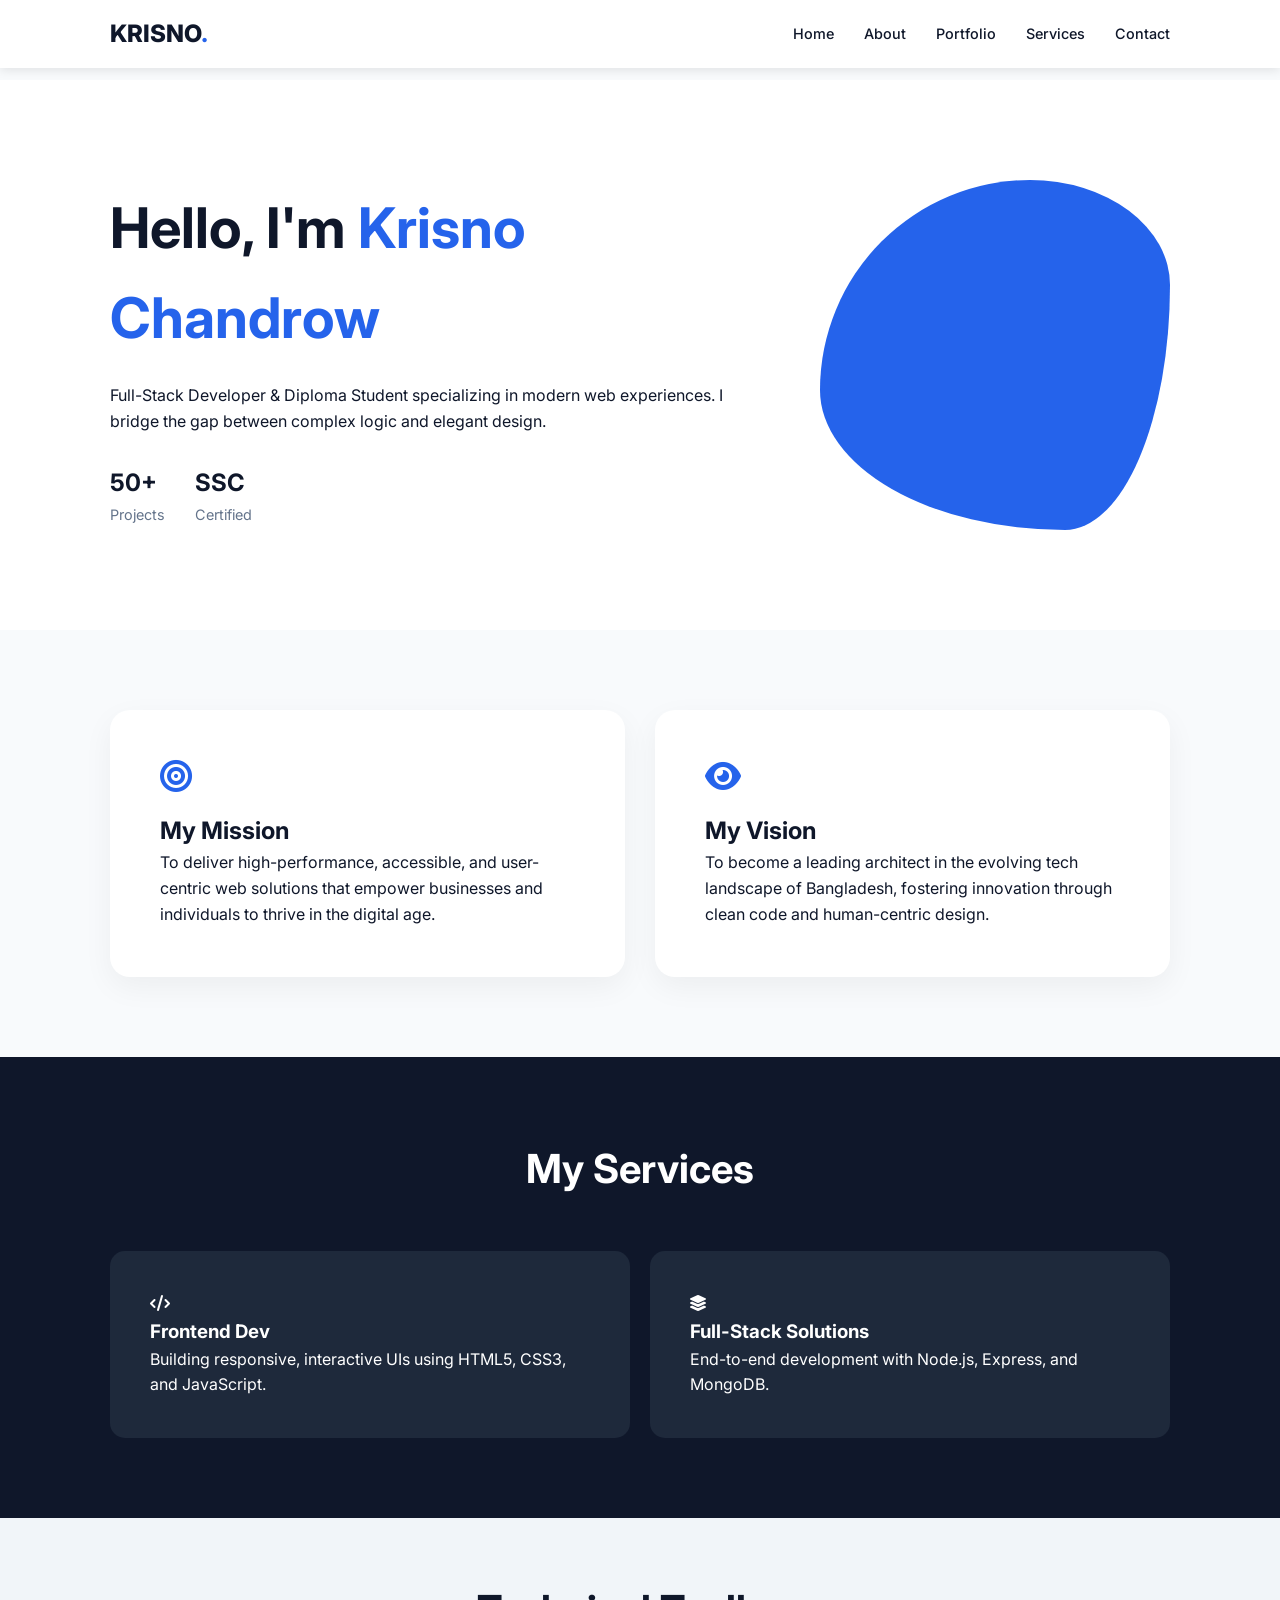
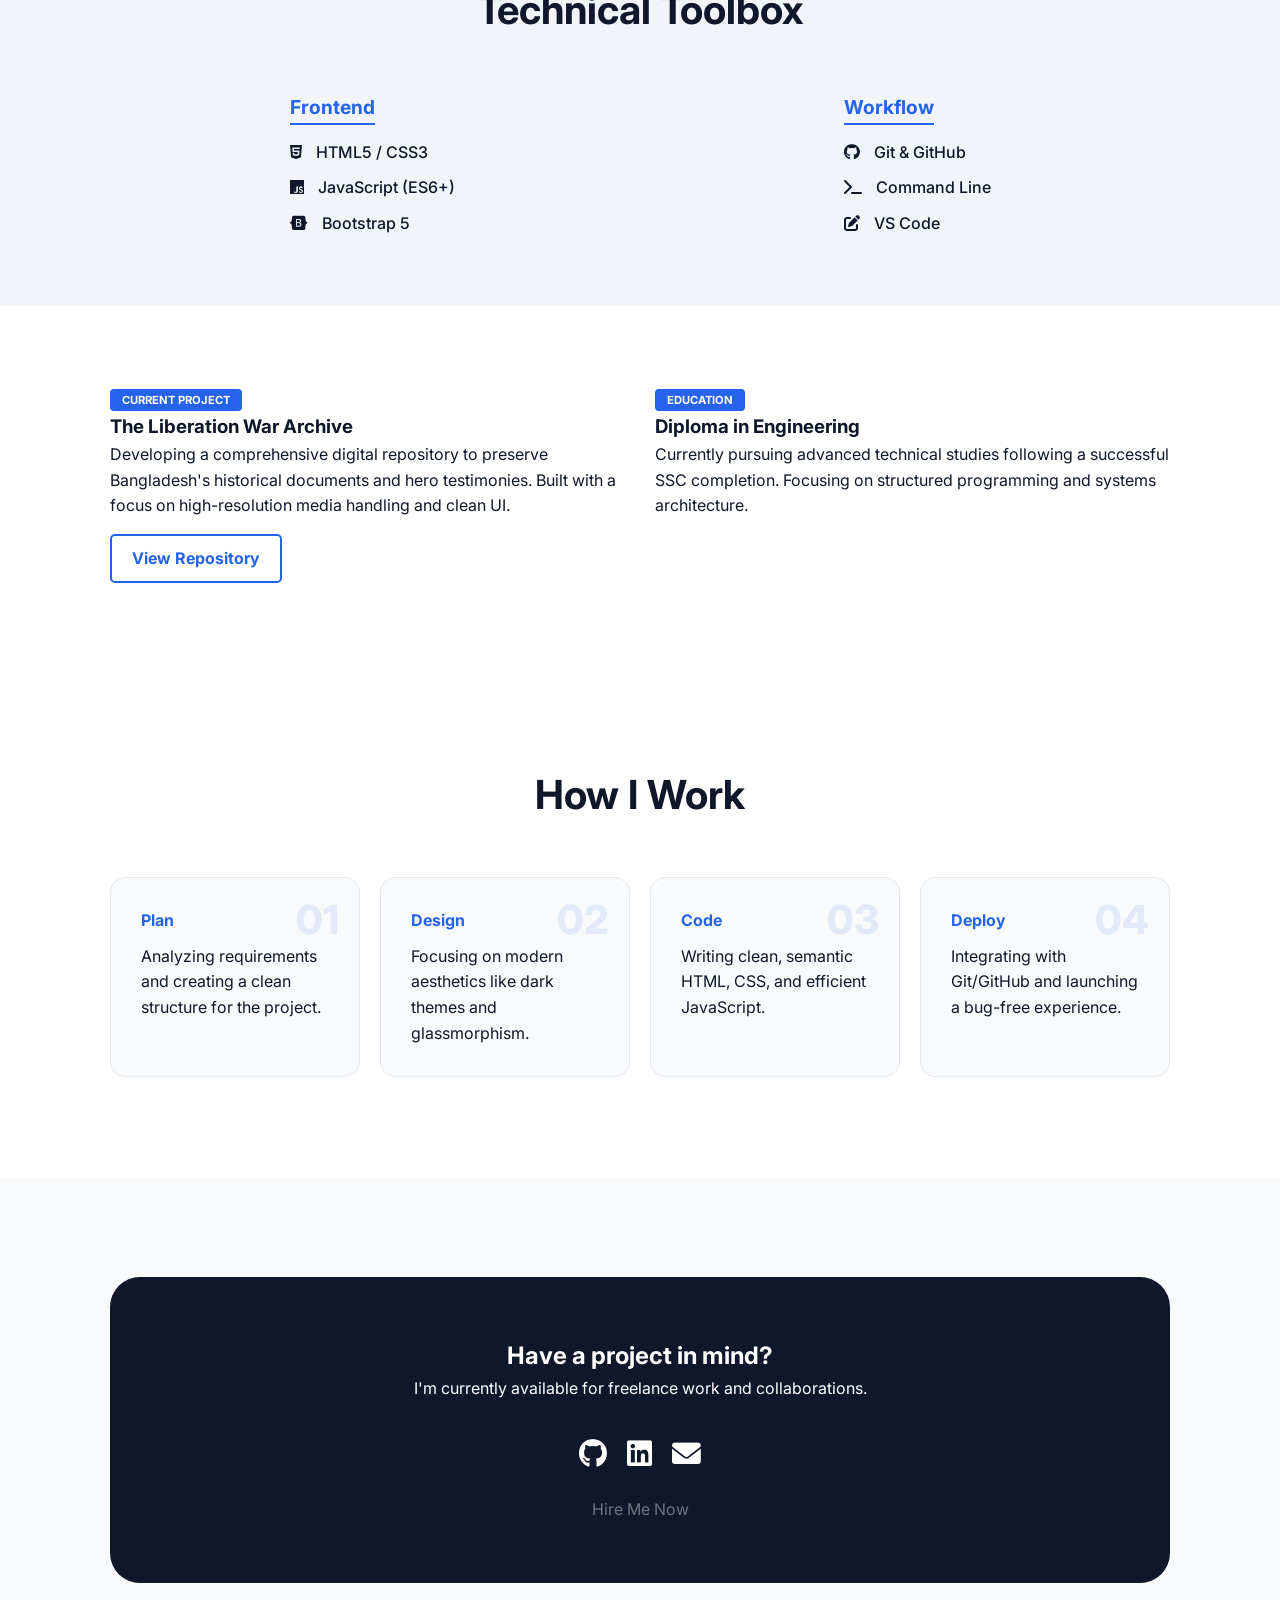
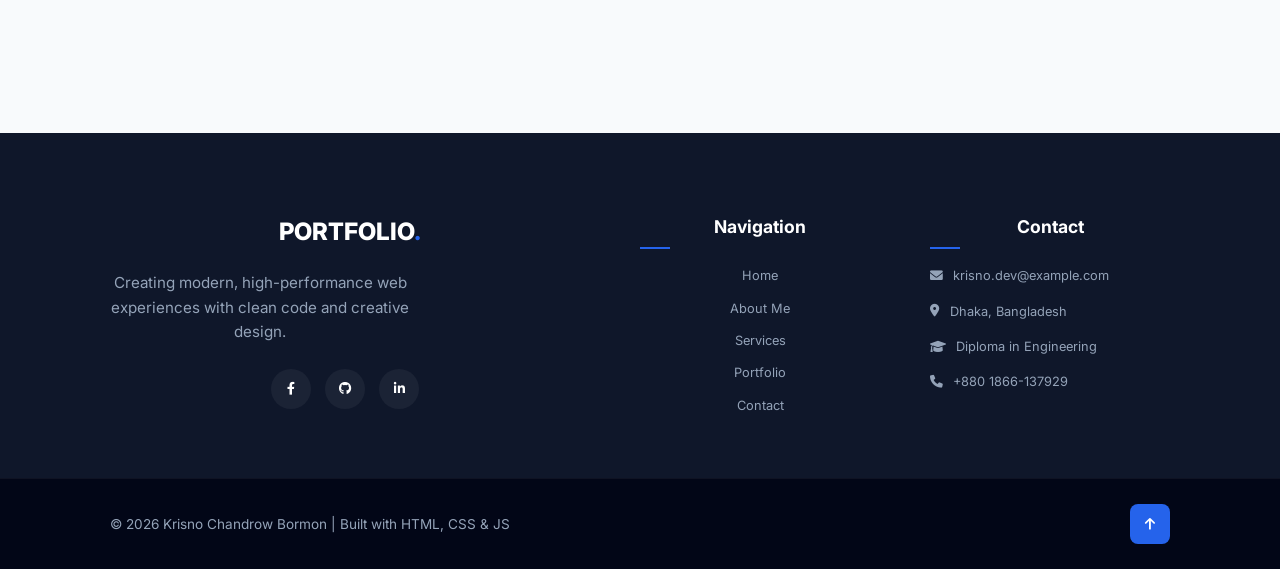
<file: Portfolio project (Jakir sir)/JOB-02/index.html>
<!DOCTYPE html>
<html lang="en">

<head>
    <meta charset="UTF-8">
    <meta name="viewport" content="width=device-width, initial-scale=1.0">
    <title>Home | Portfolio</title>
    <meta name="title" content="Krisno Chandrow | Full-Stack Developer Portfolio">
    <meta name="description"
        content="Professional portfolio of Krisno Chandrow Bormon, a Full-Stack Developer specializing in modern web solutions, HTML5, CSS3, and JavaScript.">
    <meta name="keywords"
        content="Full-Stack Developer, Web Design Bangladesh, Krisno Chandrow, Portfolio, HTML CSS JavaScript, Diploma Engineer">

    <meta property="og:type" content="website">
    <meta property="og:url" content="https://yourdomain.com/">
    <meta property="og:title" content="Krisno Chandrow | Full-Stack Developer">
    <meta property="og:description" content="Showcasing 50+ successful web projects and professional digital services.">
    <meta property="og:image" content="images/meta-thumbnail.jpg">

    <meta name="robots" content="index, follow">
    <meta name="viewport" content="width=device-width, initial-scale=1.0">
    <link href="https://fonts.googleapis.com/css2?family=Inter:wght@300;400;600;800&display=swap" rel="stylesheet">
    <link href="https://cdnjs.cloudflare.com/ajax/libs/font-awesome/6.0.0/css/all.min.css" rel="stylesheet">
    <link rel="stylesheet" href="CSS/style.css">
</head>

<body>
    <header>
        <nav class="navbar">
            <div class="container">
                <a href="index.html">
                    <div class="logo">KRISNO<span>.</span></div>
                </a>
                <ul class="nav-links">
                    <li><a href="index.html">Home</a></li>
                    <li><a href="about.html">About</a></li>
                    <li><a href="portfolio.html">Portfolio</a></li>
                    <li><a href="services.html">Services</a></li>
                    <li><a href="contact.html">Contact</a></li>
                </ul>
            </div>
        </nav>
    </header>




    <section class="hero" id="about">
        <div class="container hero-flex">
            <div class="hero-text reveal">
                <h1>Hello, I'm <span>Krisno Chandrow</span></h1>
                <p>Full-Stack Developer & Diploma Student specializing in modern web experiences. I bridge the gap
                    between complex logic and elegant design.</p>
                <div class="bio-stats">
                    <div class="stat"><strong>50+</strong> Projects</div>
                    <div class="stat"><strong>SSC</strong> Certified</div>
                </div>
            </div>
            <div class="hero-image reveal">
                <div class="profile-blob "></div>
            </div>
        </div>
    </section>

    <section class="mission-vision" id="mission">
        <div class="container grid-two">
            <div class="box mission reveal">
                <i class="fas fa-bullseye"></i>
                <h2>My Mission</h2>
                <p>To deliver high-performance, accessible, and user-centric web solutions that empower businesses and
                    individuals to thrive in the digital age.</p>
            </div>
            <div class="box vision reveal">
                <i class="fas fa-eye"></i>
                <h2>My Vision</h2>
                <p>To become a leading architect in the evolving tech landscape of Bangladesh, fostering innovation
                    through clean code and human-centric design.</p>
            </div>
        </div>
    </section>

    <section class="services" id="services">
        <div class="container">
            <h2 class="section-heading">My Services</h2>
            <div class="service-grid">
                <div class="s-card reveal">
                    <i class="fas fa-code"></i>
                    <h3>Frontend Dev</h3>
                    <p>Building responsive, interactive UIs using HTML5, CSS3, and JavaScript.</p>
                </div>
                <div class="s-card reveal">
                    <i class="fas fa-layer-group"></i>
                    <h3>Full-Stack Solutions</h3>
                    <p>End-to-end development with Node.js, Express, and MongoDB.</p>
                </div>
            </div>
        </div>
    </section>

    <section class="tech-stack" id="skills">
        <div class="container">
            <h2 class="section-heading">Technical Toolbox</h2>
            <div class="skills-wrapper reveal">
                <div class="skill-category">
                    <h4>Frontend</h4>
                    <ul>
                        <li><i class="fab fa-html5"></i> HTML5 / CSS3</li>
                        <li><i class="fab fa-js"></i> JavaScript (ES6+)</li>
                        <li><i class="fab fa-bootstrap"></i> Bootstrap 5</li>
                    </ul>
                </div>
                <div class="skill-category">
                    <h4>Workflow</h4>
                    <ul>
                        <li><i class="fab fa-github"></i> Git & GitHub</li>
                        <li><i class="fas fa-terminal"></i> Command Line</li>
                        <li><i class="fas fa-edit"></i> VS Code</li>
                    </ul>
                </div>
            </div>
        </div>
    </section>

    <section class="current-focus" id="projects">
        <div class="container">
            <div class="focus-grid grid-two">
                <div class="focus-text reveal">
                    <span class="tag">Current Project</span>
                    <h3>The Liberation War Archive</h3>
                    <p>Developing a comprehensive digital repository to preserve Bangladesh's historical documents and
                        hero testimonies. Built with a focus on high-resolution media handling and clean UI.</p>
                    <a href="#" class="btn-outline">View Repository</a>
                </div>
                <div class="focus-text reveal">
                    <span class="tag">Education</span>
                    <h3>Diploma in Engineering</h3>
                    <p>Currently pursuing advanced technical studies following a successful SSC completion. Focusing on
                        structured programming and systems architecture.</p>
                </div>
            </div>
        </div>
    </section>

    <section class="process" id="process">
        <div class="container">
            <h2 class="section-heading">How I Work</h2>
            <div class="process-steps">
                <div class="step reveal">
                    <div class="step-number">01</div>
                    <h4>Plan</h4>
                    <p>Analyzing requirements and creating a clean structure for the project.</p>
                </div>
                <div class="step reveal">
                    <div class="step-number">02</div>
                    <h4>Design</h4>
                    <p>Focusing on modern aesthetics like dark themes and glassmorphism.</p>
                </div>
                <div class="step reveal">
                    <div class="step-number">03</div>
                    <h4>Code</h4>
                    <p>Writing clean, semantic HTML, CSS, and efficient JavaScript.</p>
                </div>
                <div class="step reveal">
                    <div class="step-number">04</div>
                    <h4>Deploy</h4>
                    <p>Integrating with Git/GitHub and launching a bug-free experience.</p>
                </div>
            </div>
        </div>
    </section>

    <section class="connect" id="connect">
        <div class="container text-center">
            <div class="connect-box reveal">
                <h2>Have a project in mind?</h2>
                <p>I'm currently available for freelance work and collaborations.</p>
                <div class="social-links">
                    <a href="https://github.com" target="_blank"><i class="fab fa-github"></i></a>
                    <a href="https://linkedin.com" target="_blank"><i class="fab fa-linkedin"></i></a>
                    <a href="mailto:your-email@example.com"><i class="fas fa-envelope"></i></a>
                </div>
                <a href="mailto:your-email@example.com" class="btn-secondary" id="hireMe"
                    style="text-decoration: none; display: inline-block; margin-top: 20px;">Hire Me Now</a>
            </div>
        </div>
    </section>


    <footer class="main-footer">
        <div class="container footer-grid">
            <div class="footer-brand reveal">
                <div class="logo">PORTFOLIO<span>.</span></div>
                <p>Creating modern, high-performance web experiences with clean code and creative design.</p>
                <div class="social-icons">
                    <a href="#" id="facebook-link"><i class="fab fa-facebook-f"></i></a>
                    <a href="#" id="github-link"><i class="fab fa-github"></i></a>
                    <a href="#" id="linkedin-link"><i class="fab fa-linkedin-in"></i></a>
                </div>
            </div>

            <div class="footer-links reveal">
                <h4>Navigation</h4>
                <ul>
                    <li><a href="index.html">Home</a></li>
                    <li><a href="about.html">About Me</a></li>
                    <li><a href="services.html">Services</a></li>
                    <li><a href="portfolio.html">Portfolio</a></li>
                    <li><a href="contact.html">Contact</a></li>
                </ul>
            </div>

            <div class="footer-contact reveal">
                <h4>Contact</h4>
                <p><i class="fas fa-envelope"></i> krisno.dev@example.com</p>
                <p><i class="fas fa-map-marker-alt"></i> Dhaka, Bangladesh</p>
                <p><i class="fas fa-graduation-cap"></i> Diploma in Engineering</p>
                <p><i class="fas fa-phone"></i> +880 1866-137929</p>
            </div>
        </div>

        <div class="footer-bottom">
            <div class="container">
                <p>&copy; 2026 Krisno Chandrow Bormon | Built with HTML, CSS & JS</p>
                <button id="backToTop" title="Go to top"><i class="fas fa-arrow-up"></i></button>
            </div>
        </div>
    </footer>

    <script src="JS/bootstrap.bundle.min.js"></script>
    <script src="JS/script.js"></script>
</body>

</html>
</file>
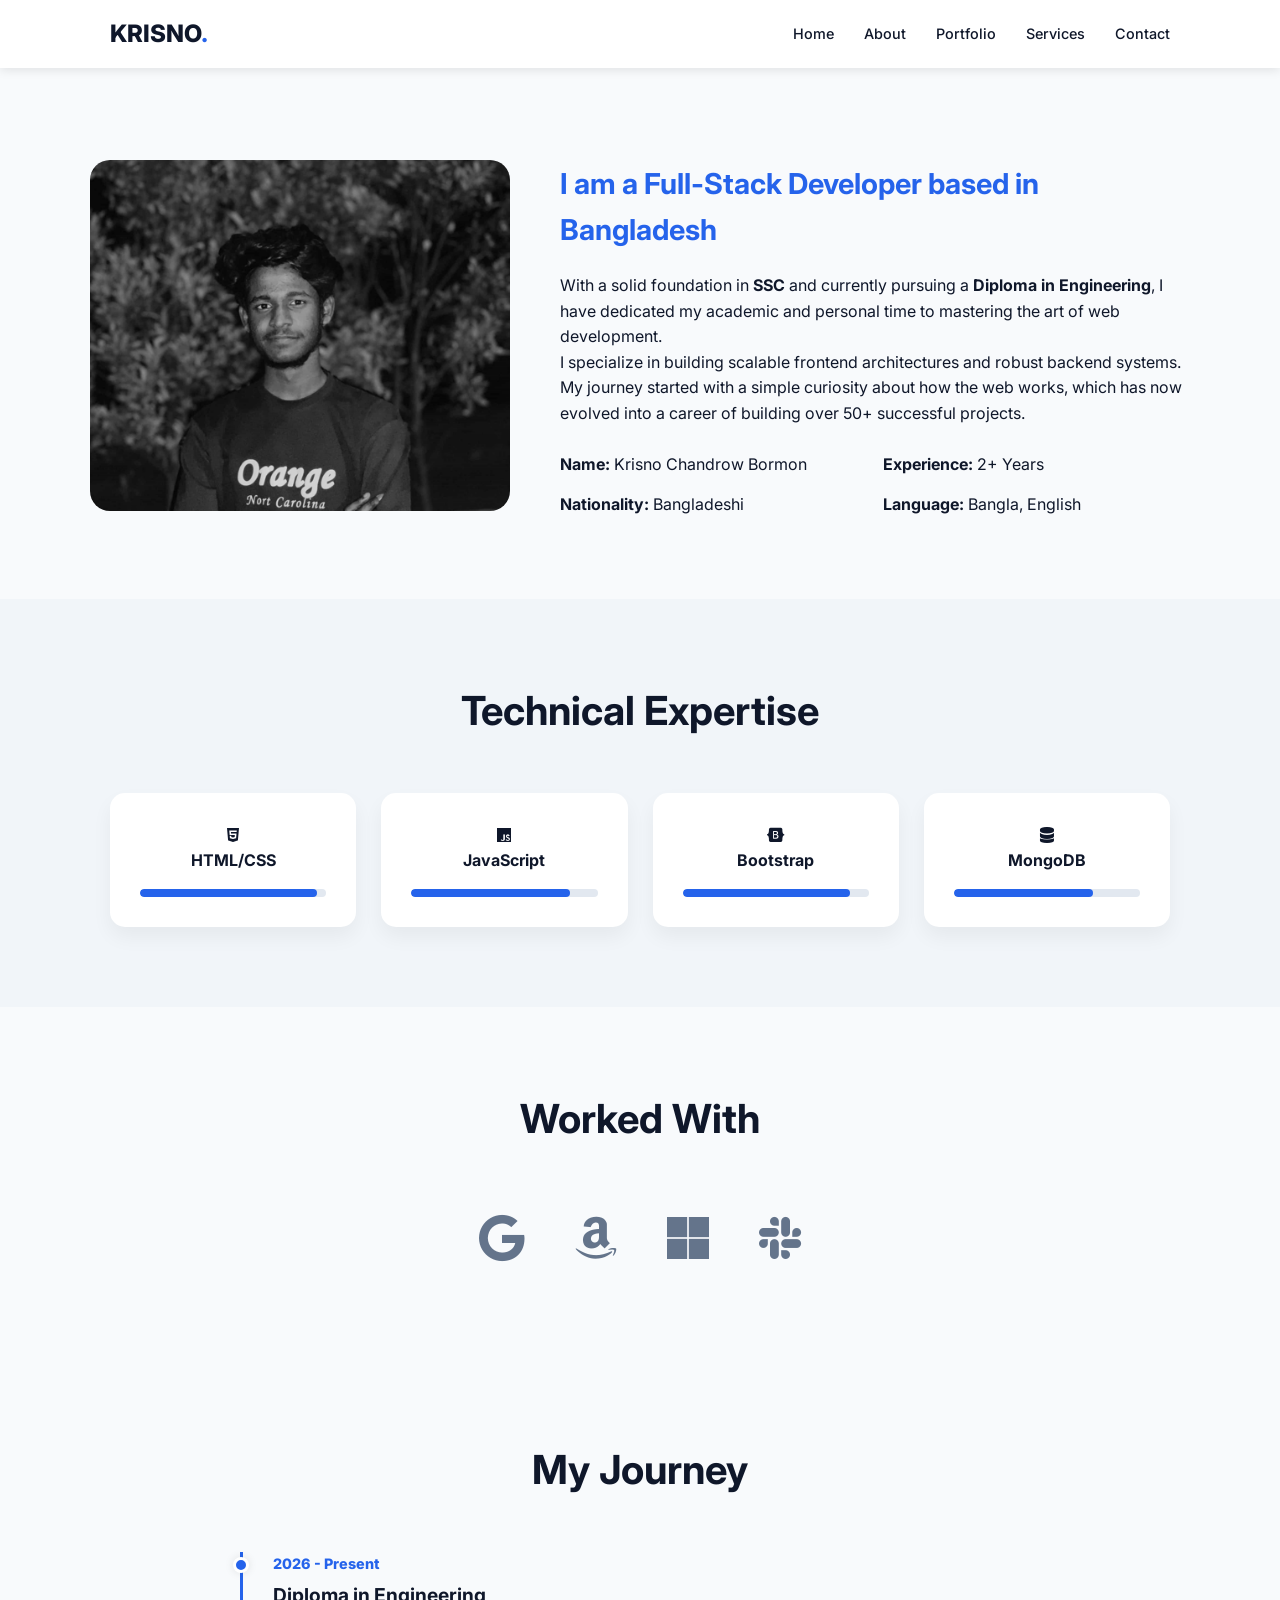
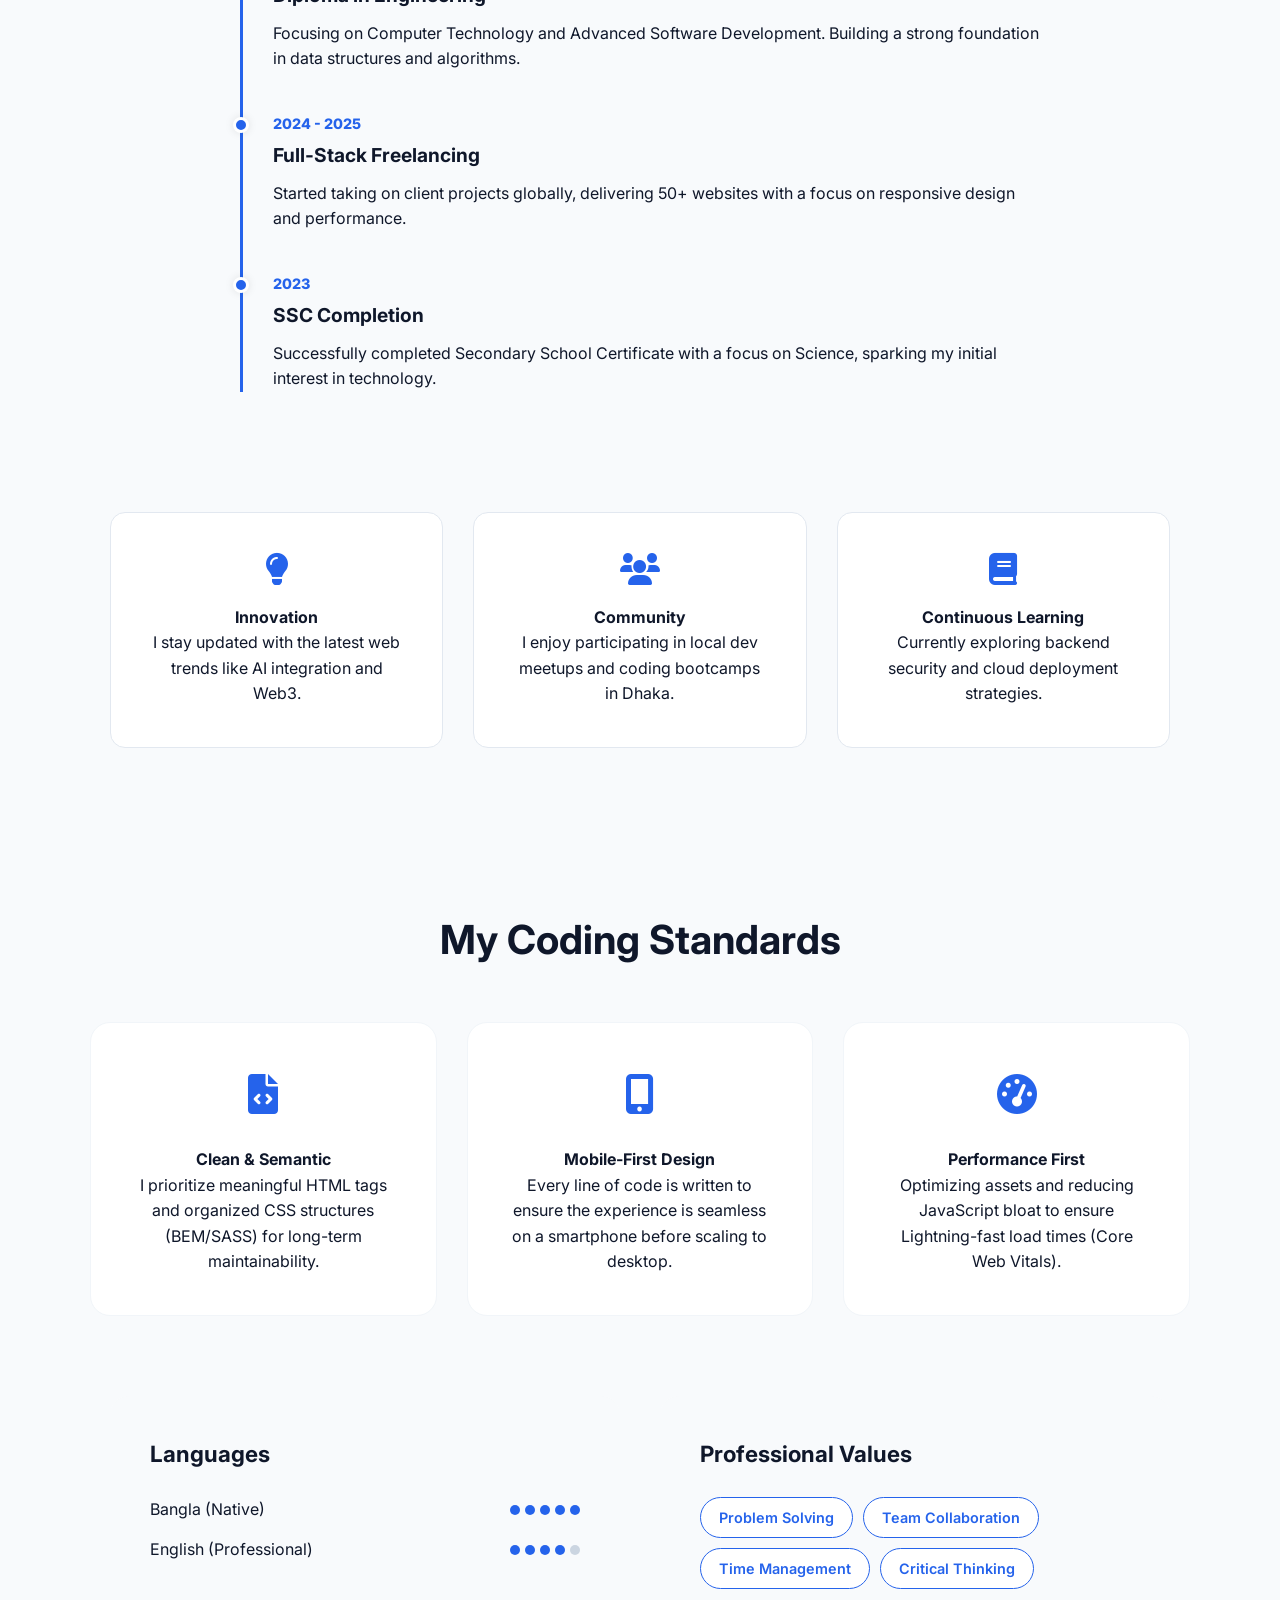
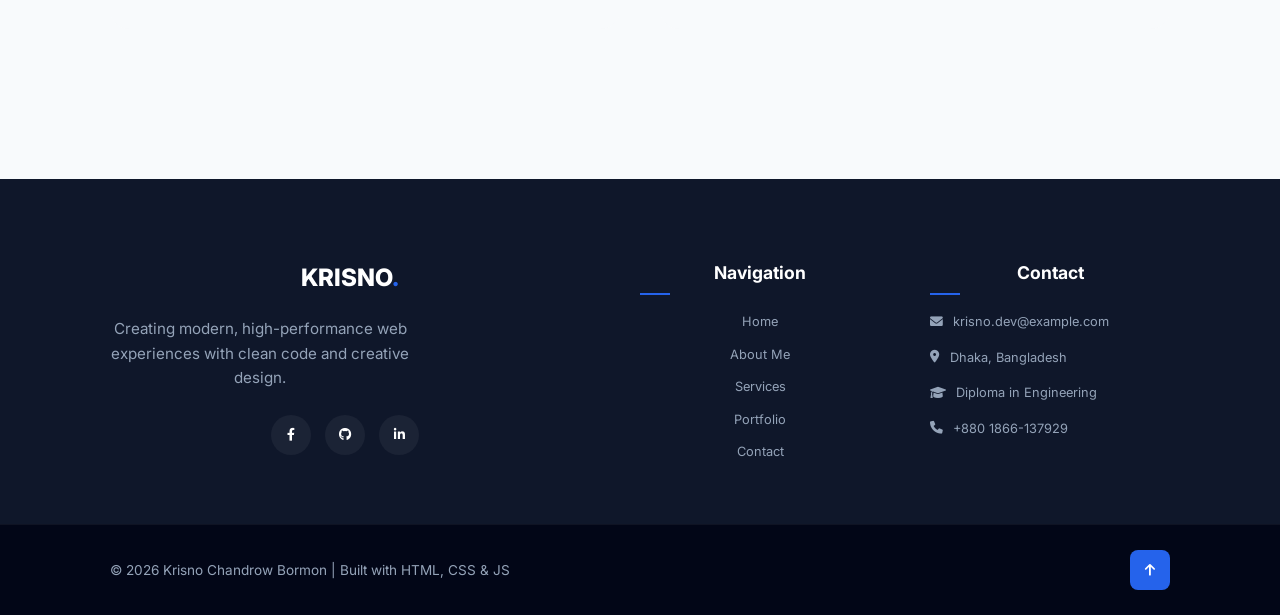
<file: Portfolio project (Jakir sir)/JOB-02/about.html>
<!DOCTYPE html>
<html lang="en">

<head>
    <meta charset="UTF-8">
    <meta name="viewport" content="width=device-width, initial-scale=1.0">
    <title>About | Portfolio</title>
    <meta name="title" content="Krisno Chandrow | Full-Stack Developer Portfolio">
    <meta name="description"
        content="Professional portfolio of Krisno Chandrow Bormon, a Full-Stack Developer specializing in modern web solutions, HTML5, CSS3, and JavaScript.">
    <meta name="keywords"
        content="Full-Stack Developer, Web Design Bangladesh, Krisno Chandrow, Portfolio, HTML CSS JavaScript, Diploma Engineer">

    <meta property="og:type" content="website">
    <meta property="og:url" content="https://yourdomain.com/">
    <meta property="og:title" content="Krisno Chandrow | Full-Stack Developer">
    <meta property="og:description" content="Showcasing 50+ successful web projects and professional digital services.">
    <meta property="og:image" content="images/meta-thumbnail.jpg">

    <meta name="robots" content="index, follow">
    <meta name="viewport" content="width=device-width, initial-scale=1.0">
    <link href="https://fonts.googleapis.com/css2?family=Inter:wght@300;400;600;800&display=swap" rel="stylesheet">
    <link href="https://cdnjs.cloudflare.com/ajax/libs/font-awesome/6.0.0/css/all.min.css" rel="stylesheet">
    <link rel="stylesheet" href="CSS/style.css">
</head>

<body>
    <header>
        <nav class="navbar">
            <div class="container">
                <a href="index.html">
                    <div class="logo">KRISNO<span>.</span></div>
                </a>
                <ul class="nav-links">
                    <li><a href="index.html">Home</a></li>
                    <li><a href="about.html">About</a></li>
                    <li><a href="portfolio.html">Portfolio</a></li>
                    <li><a href="services.html">Services</a></li>
                    <li><a href="contact.html">Contact</a></li>
                </ul>
            </div>
        </nav>
    </header>


    <section class="biography container">
        <div class="bio-grid">
            <div class="bio-img reveal">
                <div class="img-frame">
                    <img src="images/Myimage.png" alt="Krisno Chandrow">
                </div>
            </div>
            <div class="bio-content reveal">
                <h3>I am a Full-Stack Developer based in Bangladesh</h3>
                <p>With a solid foundation in <strong>SSC</strong> and currently pursuing a <strong>Diploma in
                        Engineering</strong>, I have dedicated my academic and personal time to mastering the art of web
                    development.</p>
                <p>I specialize in building scalable frontend architectures and robust backend systems. My journey
                    started with a simple curiosity about how the web works, which has now evolved into a career of
                    building over 50+ successful projects.</p>
                <div class="personal-info">
                    <ul>
                        <li><strong>Name:</strong> Krisno Chandrow Bormon</li>
                        <li><strong>Experience:</strong> 2+ Years</li>
                        <li><strong>Nationality:</strong> Bangladeshi</li>
                        <li><strong>Language:</strong> Bangla, English</li>
                    </ul>
                </div>
            </div>
        </div>
    </section>

    <section class="skills-info">
        <div class="container">
            <h2 class="section-heading reveal">Technical Expertise</h2>
            <div class="skills-grid">
                <div class="skill-card reveal">
                    <div class="skill-icon"><i class="fab fa-html5"></i></div>
                    <h4>HTML/CSS</h4>
                    <div class="progress-bar">
                        <div class="progress" style="width: 95%;"></div>
                    </div>
                </div>
                <div class="skill-card reveal">
                    <div class="skill-icon"><i class="fab fa-js"></i></div>
                    <h4>JavaScript</h4>
                    <div class="progress-bar">
                        <div class="progress" style="width: 85%;"></div>
                    </div>
                </div>
                <div class="skill-card reveal">
                    <div class="skill-icon"><i class="fab fa-bootstrap"></i></div>
                    <h4>Bootstrap</h4>
                    <div class="progress-bar">
                        <div class="progress" style="width: 90%;"></div>
                    </div>
                </div>
                <div class="skill-card reveal">
                    <div class="fas fa-database"></div>
                    <h4>MongoDB</h4>
                    <div class="progress-bar">
                        <div class="progress" style="width: 75%;"></div>
                    </div>
                </div>
            </div>
        </div>
    </section>

    <section class="clients container">
        <h2 class="section-heading reveal">Worked With</h2>
        <div class="client-logos reveal">
            <div class="client-box" id="client-box-google"><i class="fab fa-google"></i></div>
            <div class="client-box"><i class="fab fa-amazon"></i></div>
            <div class="client-box"><i class="fab fa-microsoft"></i></div>
            <div class="client-box"><i class="fab fa-slack"></i></div>
        </div>
    </section>
    <section class="timeline-section container">
        <h2 class="section-heading reveal">My Journey</h2>
        <div class="timeline">
            <div class="timeline-item reveal">
                <div class="timeline-dot"></div>
                <div class="timeline-date">2026 - Present</div>
                <div class="timeline-content">
                    <h4>Diploma in Engineering</h4>
                    <p>Focusing on Computer Technology and Advanced Software Development. Building a strong foundation
                        in data structures and algorithms.</p>
                </div>
            </div>
            <div class="timeline-item reveal">
                <div class="timeline-dot"></div>
                <div class="timeline-date">2024 - 2025</div>
                <div class="timeline-content">
                    <h4>Full-Stack Freelancing</h4>
                    <p>Started taking on client projects globally, delivering 50+ websites with a focus on responsive
                        design and performance.</p>
                </div>
            </div>
            <div class="timeline-item reveal">
                <div class="timeline-dot"></div>
                <div class="timeline-date">2023</div>
                <div class="timeline-content">
                    <h4>SSC Completion</h4>
                    <p>Successfully completed Secondary School Certificate with a focus on Science, sparking my initial
                        interest in technology.</p>
                </div>
            </div>
        </div>
    </section>

    <section class="interests container">
        <div class="interests-grid reveal">
            <div class="interest-card">
                <i class="fas fa-lightbulb"></i>
                <h4>Innovation</h4>
                <p>I stay updated with the latest web trends like AI integration and Web3.</p>
            </div>
            <div class="interest-card">
                <i class="fas fa-users"></i>
                <h4>Community</h4>
                <p>I enjoy participating in local dev meetups and coding bootcamps in Dhaka.</p>
            </div>
            <div class="interest-card">
                <i class="fas fa-book"></i>
                <h4>Continuous Learning</h4>
                <p>Currently exploring backend security and cloud deployment strategies.</p>
            </div>
        </div>
    </section>
    <section class="methodology container">
        <h2 class="section-heading reveal">My Coding Standards</h2>
        <div class="method-grid">
            <div class="method-item reveal">
                <div class="method-icon"><i class="fas fa-file-code"></i></div>
                <h4>Clean & Semantic</h4>
                <p>I prioritize meaningful HTML tags and organized CSS structures (BEM/SASS) for long-term
                    maintainability.</p>
            </div>
            <div class="method-item reveal">
                <div class="method-icon"><i class="fas fa-mobile-alt"></i></div>
                <h4>Mobile-First Design</h4>
                <p>Every line of code is written to ensure the experience is seamless on a smartphone before scaling to
                    desktop.</p>
            </div>
            <div class="method-item reveal">
                <div class="method-icon"><i class="fas fa-tachometer-alt"></i></div>
                <h4>Performance First</h4>
                <p>Optimizing assets and reducing JavaScript bloat to ensure Lightning-fast load times (Core Web
                    Vitals).</p>
            </div>
        </div>
    </section>

    <section class="additional-info container">
        <div class="info-flex">
            <div class="info-card reveal">
                <h3>Languages</h3>
                <div class="lang-item">
                    <span>Bangla (Native)</span>
                    <div class="dot-rating"><span class="fill"></span><span class="fill"></span><span
                            class="fill"></span><span class="fill"></span><span class="fill"></span></div>
                </div>
                <div class="lang-item">
                    <span>English (Professional)</span>
                    <div class="dot-rating"><span class="fill"></span><span class="fill"></span><span
                            class="fill"></span><span class="fill"></span><span></span></div>
                </div>
            </div>

            <div class="info-card reveal">
                <h3>Professional Values</h3>
                <div class="value-tags">
                    <span class="v-tag">Problem Solving</span>
                    <span class="v-tag">Team Collaboration</span>
                    <span class="v-tag">Time Management</span>
                    <span class="v-tag">Critical Thinking</span>
                </div>
            </div>
        </div>
    </section>


    <footer class="main-footer">
        <div class="container footer-grid">
            <div class="footer-brand reveal">
                <div class="logo">KRISNO<span>.</span></div>
                <p>Creating modern, high-performance web experiences with clean code and creative design.</p>
                <div class="social-icons">
                    <a href="#" id="facebook-link"><i class="fab fa-facebook-f"></i></a>
                    <a href="#" id="github-link"><i class="fab fa-github"></i></a>
                    <a href="#" id="linkedin-link"><i class="fab fa-linkedin-in"></i></a>
                </div>
            </div>

            <div class="footer-links reveal">
                <h4>Navigation</h4>
                <ul>
                    <li><a href="index.html">Home</a></li>
                    <li><a href="about.html">About Me</a></li>
                    <li><a href="services.html">Services</a></li>
                    <li><a href="portfolio.html">Portfolio</a></li>
                    <li><a href="contact.html">Contact</a></li>
                </ul>
            </div>

            <div class="footer-contact reveal">
                <h4>Contact</h4>
                <p><i class="fas fa-envelope"></i> krisno.dev@example.com</p>
                <p><i class="fas fa-map-marker-alt"></i> Dhaka, Bangladesh</p>
                <p><i class="fas fa-graduation-cap"></i> Diploma in Engineering</p>
                <p><i class="fas fa-phone"></i> +880 1866-137929</p>
            </div>
        </div>

        <div class="footer-bottom">
            <div class="container">
                <p>&copy; 2026 Krisno Chandrow Bormon | Built with HTML, CSS & JS</p>
                <button id="backToTop" title="Go to top"><i class="fas fa-arrow-up"></i></button>
            </div>
        </div>
    </footer>

    <script src="JS/bootstrap.bundle.min.js"></script>
    <script src="JS/script.js"></script>
</body>

</html>
</file>
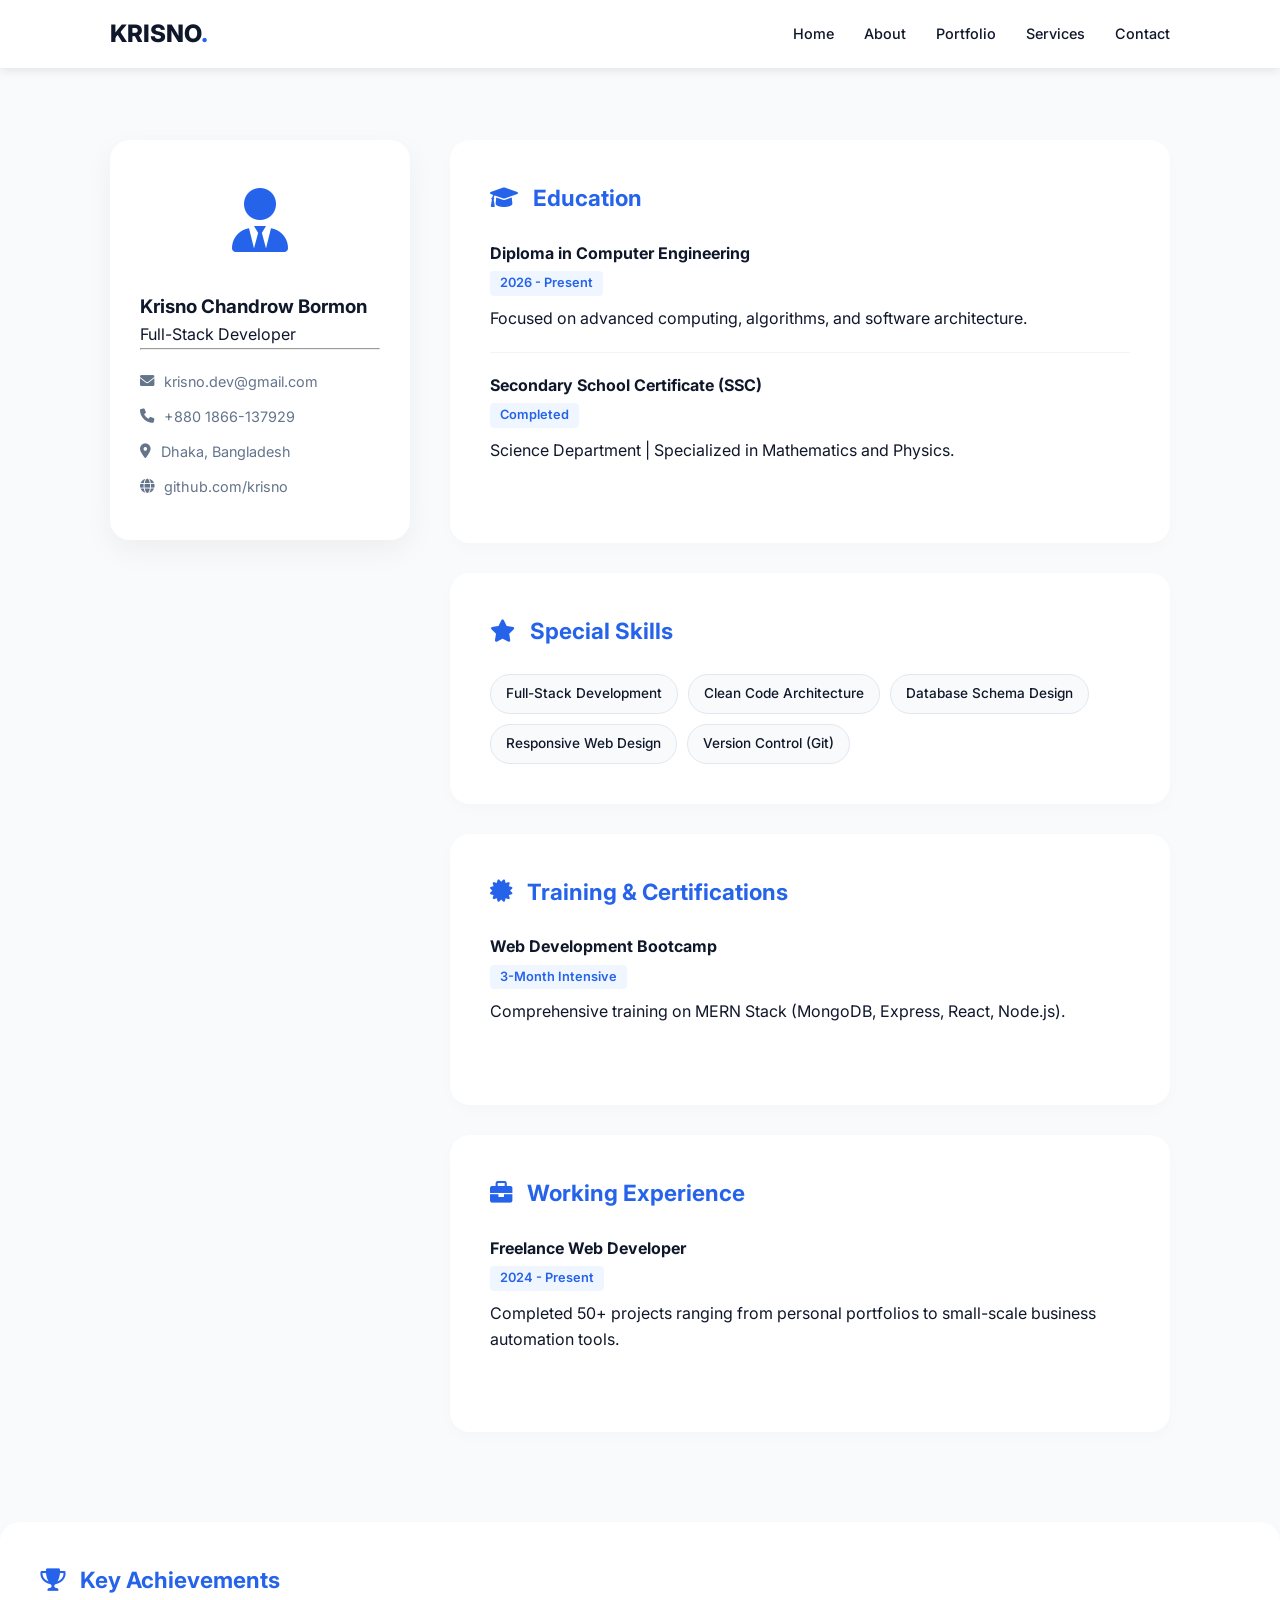
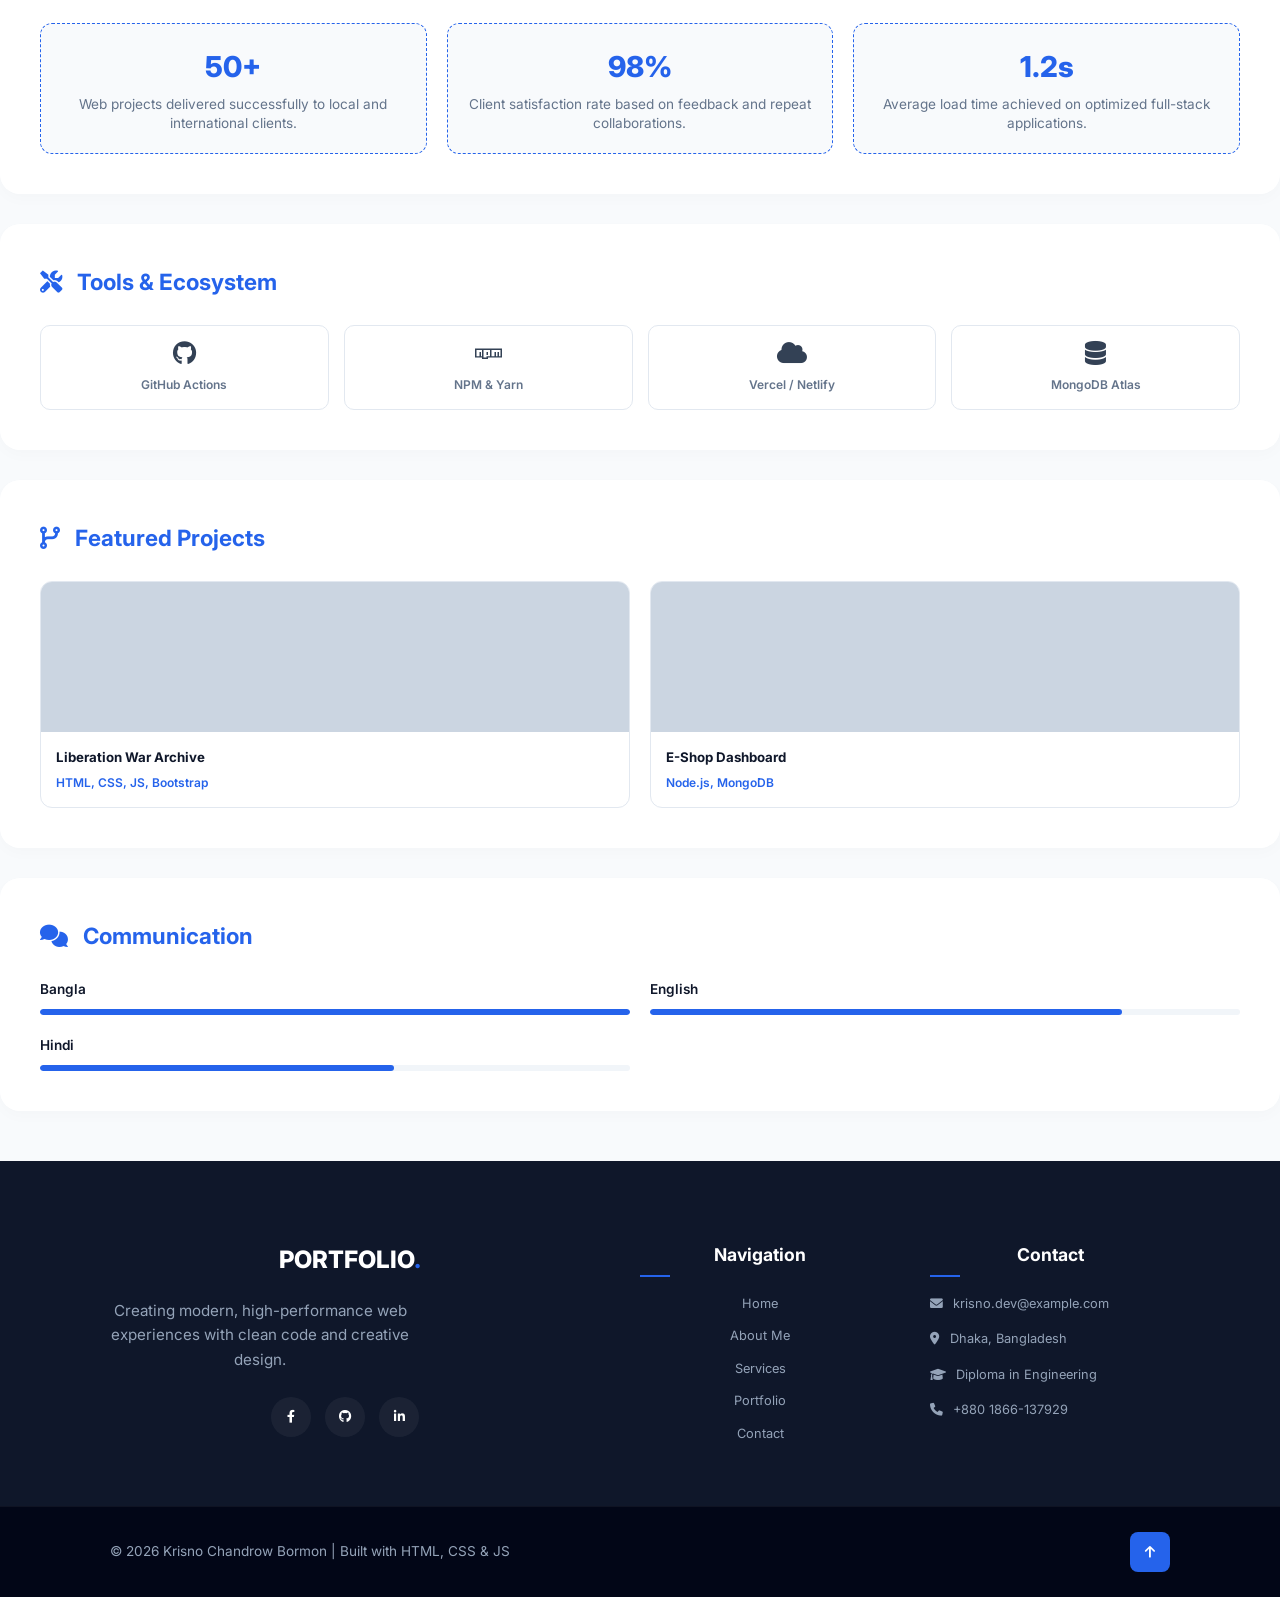
<file: Portfolio project (Jakir sir)/JOB-02/portfolio.html>
<!DOCTYPE html>
<html lang="en">

<head>
    <meta charset="UTF-8">
    <meta name="viewport" content="width=device-width, initial-scale=1.0">
    <title>Portfolio | Portfolio</title>
    <meta name="title" content="Krisno Chandrow | Full-Stack Developer Portfolio">
    <meta name="description"
        content="Professional portfolio of Krisno Chandrow Bormon, a Full-Stack Developer specializing in modern web solutions, HTML5, CSS3, and JavaScript.">
    <meta name="keywords"
        content="Full-Stack Developer, Web Design Bangladesh, Krisno Chandrow, Portfolio, HTML CSS JavaScript, Diploma Engineer">

    <meta property="og:type" content="website">
    <meta property="og:url" content="https://yourdomain.com/">
    <meta property="og:title" content="Krisno Chandrow | Full-Stack Developer">
    <meta property="og:description" content="Showcasing 50+ successful web projects and professional digital services.">
    <meta property="og:image" content="images/meta-thumbnail.jpg">

    <meta name="robots" content="index, follow">
    <meta name="viewport" content="width=device-width, initial-scale=1.0">
    <link href="https://fonts.googleapis.com/css2?family=Inter:wght@300;400;600;800&display=swap" rel="stylesheet">
    <link href="https://cdnjs.cloudflare.com/ajax/libs/font-awesome/6.0.0/css/all.min.css" rel="stylesheet">
    <link rel="stylesheet" href="CSS/style.css">
</head>

<body>
    <header class="mt-fixed">
        <nav class="navbar">
            <div class="container">
                <a href="index.html">
                    <div class="logo">KRISNO<span>.</span></div>
                </a>
                <ul class="nav-links">
                    <li><a href="index.html">Home</a></li>
                    <li><a href="about.html">About</a></li>
                    <li><a href="portfolio.html">Portfolio</a></li>
                    <li><a href="services.html">Services</a></li>
                    <li><a href="contact.html">Contact</a></li>
                </ul>
            </div>
        </nav>
    </header>


    <main class="container portfolio-main">

        <aside class="personal-sidebar reveal">
            <div class="profile-card">
                <div class="profile-img"><i class="fas fa-user-tie"></i></div>
                <h3>Krisno Chandrow Bormon</h3>
                <p>Full-Stack Developer</p>
                <hr>
                <ul class="info-list">
                    <li><i class="fas fa-envelope"></i> krisno.dev@gmail.com</li>
                    <li><i class="fas fa-phone"></i> +880 1866-137929</li>
                    <li><i class="fas fa-map-marker-alt"></i> Dhaka, Bangladesh</li>
                    <li><i class="fas fa-globe"></i> github.com/krisno</li>
                </ul>
            </div>
        </aside>

        <div class="portfolio-content">

            <section class="p-section reveal">
                <h3 class="p-title"><i class="fas fa-graduation-cap"></i> Education</h3>
                <div class="p-item">
                    <h4>Diploma in Computer Engineering</h4>
                    <span class="p-date">2026 - Present</span>
                    <p>Focused on advanced computing, algorithms, and software architecture.</p>
                </div>
                <div class="p-item">
                    <h4>Secondary School Certificate (SSC)</h4>
                    <span class="p-date">Completed</span>
                    <p>Science Department | Specialized in Mathematics and Physics.</p>
                </div>
            </section>

            <section class="p-section reveal">
                <h3 class="p-title"><i class="fas fa-star"></i> Special Skills</h3>
                <div class="skills-flex">
                    <span class="skill-pill">Full-Stack Development</span>
                    <span class="skill-pill">Clean Code Architecture</span>
                    <span class="skill-pill">Database Schema Design</span>
                    <span class="skill-pill">Responsive Web Design</span>
                    <span class="skill-pill">Version Control (Git)</span>
                </div>
            </section>

            <section class="p-section reveal">
                <h3 class="p-title"><i class="fas fa-certificate"></i> Training & Certifications</h3>
                <div class="p-item">
                    <h4>Web Development Bootcamp</h4>
                    <span class="p-date">3-Month Intensive</span>
                    <p>Comprehensive training on MERN Stack (MongoDB, Express, React, Node.js).</p>
                </div>
            </section>

            <section class="p-section reveal">
                <h3 class="p-title"><i class="fas fa-briefcase"></i> Working Experience</h3>
                <div class="p-item">
                    <h4>Freelance Web Developer</h4>
                    <span class="p-date">2024 - Present</span>
                    <p>Completed 50+ projects ranging from personal portfolios to small-scale business automation tools.
                    </p>
                </div>
            </section>

        </div>
    </main>
    <section class="p-section reveal">
        <h3 class="p-title"><i class="fas fa-trophy"></i> Key Achievements</h3>
        <div class="achievement-grid">
            <div class="achieve-item">
                <span class="achieve-num">50+</span>
                <p>Web projects delivered successfully to local and international clients.</p>
            </div>
            <div class="achieve-item">
                <span class="achieve-num">98%</span>
                <p>Client satisfaction rate based on feedback and repeat collaborations.</p>
            </div>
            <div class="achieve-item">
                <span class="achieve-num">1.2s</span>
                <p>Average load time achieved on optimized full-stack applications.</p>
            </div>
        </div>
    </section>

    <section class="p-section reveal">
        <h3 class="p-title"><i class="fas fa-tools"></i> Tools & Ecosystem</h3>
        <div class="tools-grid">
            <div class="tool-item">
                <i class="fab fa-github"></i>
                <span>GitHub Actions</span>
            </div>
            <div class="tool-item">
                <i class="fab fa-npm"></i>
                <span>NPM & Yarn</span>
            </div>
            <div class="tool-item">
                <i class="fas fa-cloud"></i>
                <span>Vercel / Netlify</span>
            </div>
            <div class="tool-item">
                <i class="fas fa-database"></i>
                <span>MongoDB Atlas</span>
            </div>
        </div>
    </section>
    <section class="p-section reveal">
        <h3 class="p-title"><i class="fas fa-code-branch"></i> Featured Projects</h3>
        <div class="project-gallery">
            <div class="project-mini-card">
                <div class="project-thumb">
                    <div class="thumb-overlay">
                        <a href="#"><i class="fas fa-external-link-alt"></i></a>
                    </div>
                </div>
                <div class="project-info">
                    <h5>Liberation War Archive</h5>
                    <p>HTML, CSS, JS, Bootstrap</p>
                </div>
            </div>
            <div class="project-mini-card">
                <div class="project-thumb"
                    style="background-image: url('https://via.placeholder.com/300x180?text=E-Commerce');">
                    <div class="thumb-overlay">
                        <a href="#"><i class="fas fa-external-link-alt"></i></a>
                    </div>
                </div>
                <div class="project-info">
                    <h5>E-Shop Dashboard</h5>
                    <p>Node.js, MongoDB</p>
                </div>
            </div>
        </div>
    </section>

    <section class="p-section reveal">
        <h3 class="p-title"><i class="fas fa-comments"></i> Communication</h3>
        <div class="lang-grid">
            <div class="lang-box">
                <span>Bangla</span>
                <div class="progress-line">
                    <div class="fill" style="width: 100%;"></div>
                </div>
            </div>
            <div class="lang-box">
                <span>English</span>
                <div class="progress-line">
                    <div class="fill" style="width: 80%;"></div>
                </div>
            </div>
            <div class="lang-box">
                <span>Hindi</span>
                <div class="progress-line">
                    <div class="fill" style="width: 60%;"></div>
                </div>
            </div>
        </div>
    </section>


    <footer class="main-footer">
        <div class="container footer-grid">
            <div class="footer-brand reveal">
                <div class="logo">PORTFOLIO<span>.</span></div>
                <p>Creating modern, high-performance web experiences with clean code and creative design.</p>
                <div class="social-icons">
                    <a href="#" id="facebook-link"><i class="fab fa-facebook-f"></i></a>
                    <a href="#" id="github-link"><i class="fab fa-github"></i></a>
                    <a href="#" id="linkedin-link"><i class="fab fa-linkedin-in"></i></a>
                </div>
            </div>

            <div class="footer-links reveal">
                <h4>Navigation</h4>
                <ul>
                    <li><a href="index.html">Home</a></li>
                    <li><a href="about.html">About Me</a></li>
                    <li><a href="services.html">Services</a></li>
                    <li><a href="portfolio.html">Portfolio</a></li>
                    <li><a href="contact.html">Contact</a></li>
                </ul>
            </div>

            <div class="footer-contact reveal">
                <h4>Contact</h4>
                <p><i class="fas fa-envelope"></i> krisno.dev@example.com</p>
                <p><i class="fas fa-map-marker-alt"></i> Dhaka, Bangladesh</p>
                <p><i class="fas fa-graduation-cap"></i> Diploma in Engineering</p>
                <p><i class="fas fa-phone"></i> +880 1866-137929</p>
            </div>
        </div>

        <div class="footer-bottom">
            <div class="container">
                <p>&copy; 2026 Krisno Chandrow Bormon | Built with HTML, CSS & JS</p>
                <button id="backToTop" title="Go to top"><i class="fas fa-arrow-up"></i></button>
            </div>
        </div>
    </footer>

    <script src="JS/bootstrap.bundle.min.js"></script>
    <script src="JS/script.js"></script>
</body>

</html>
</file>
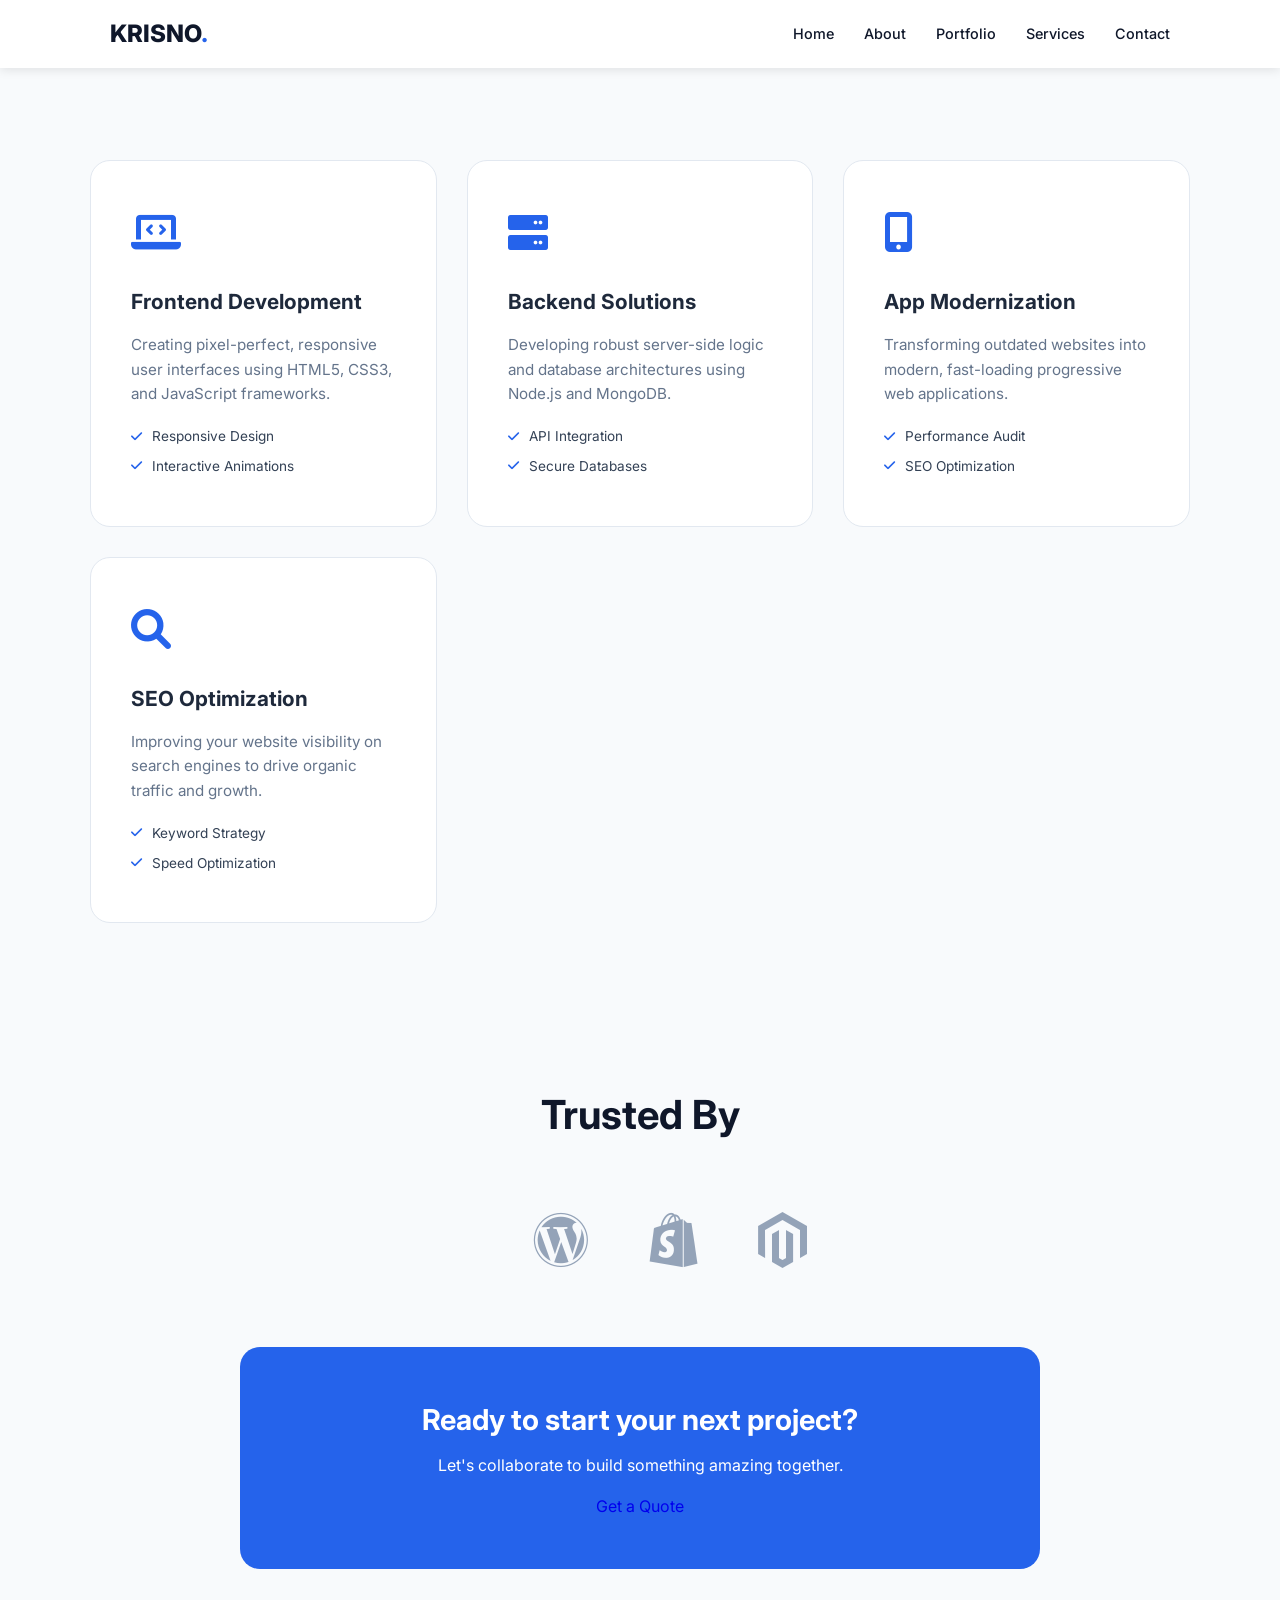
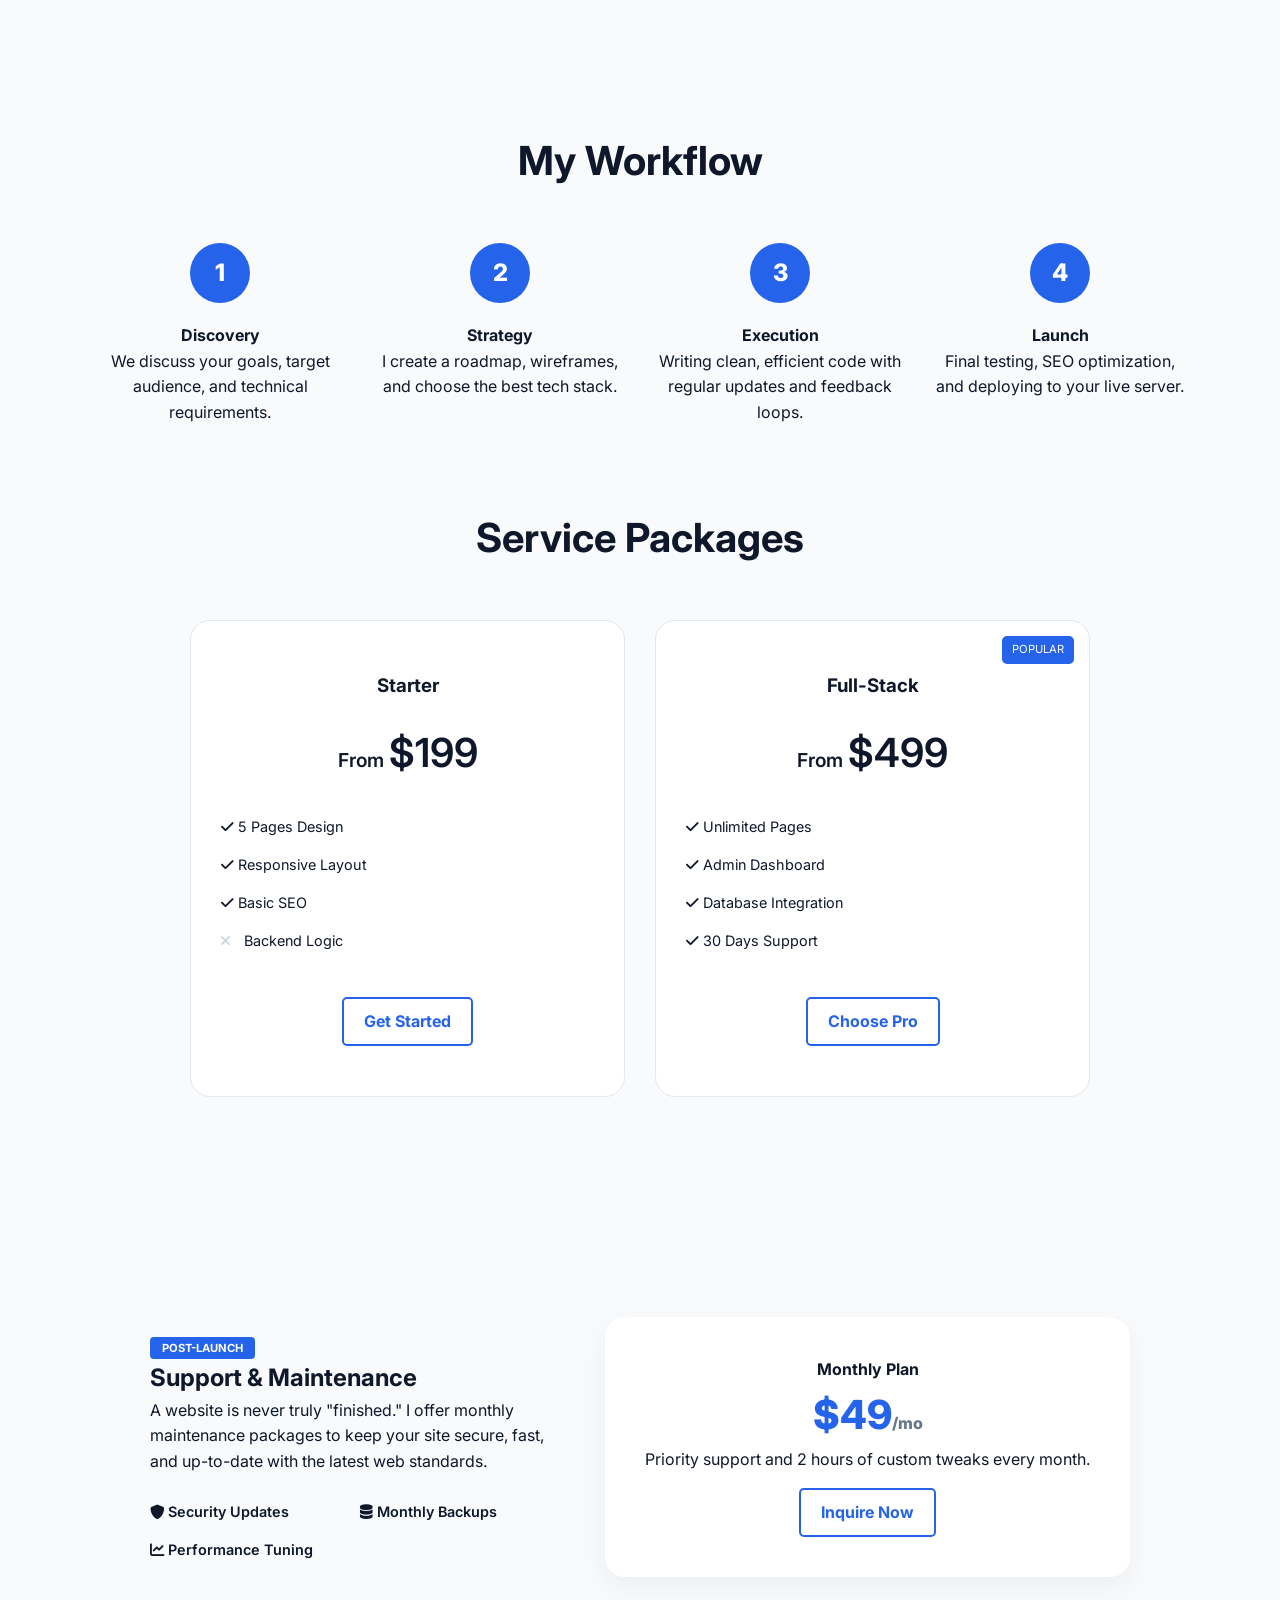
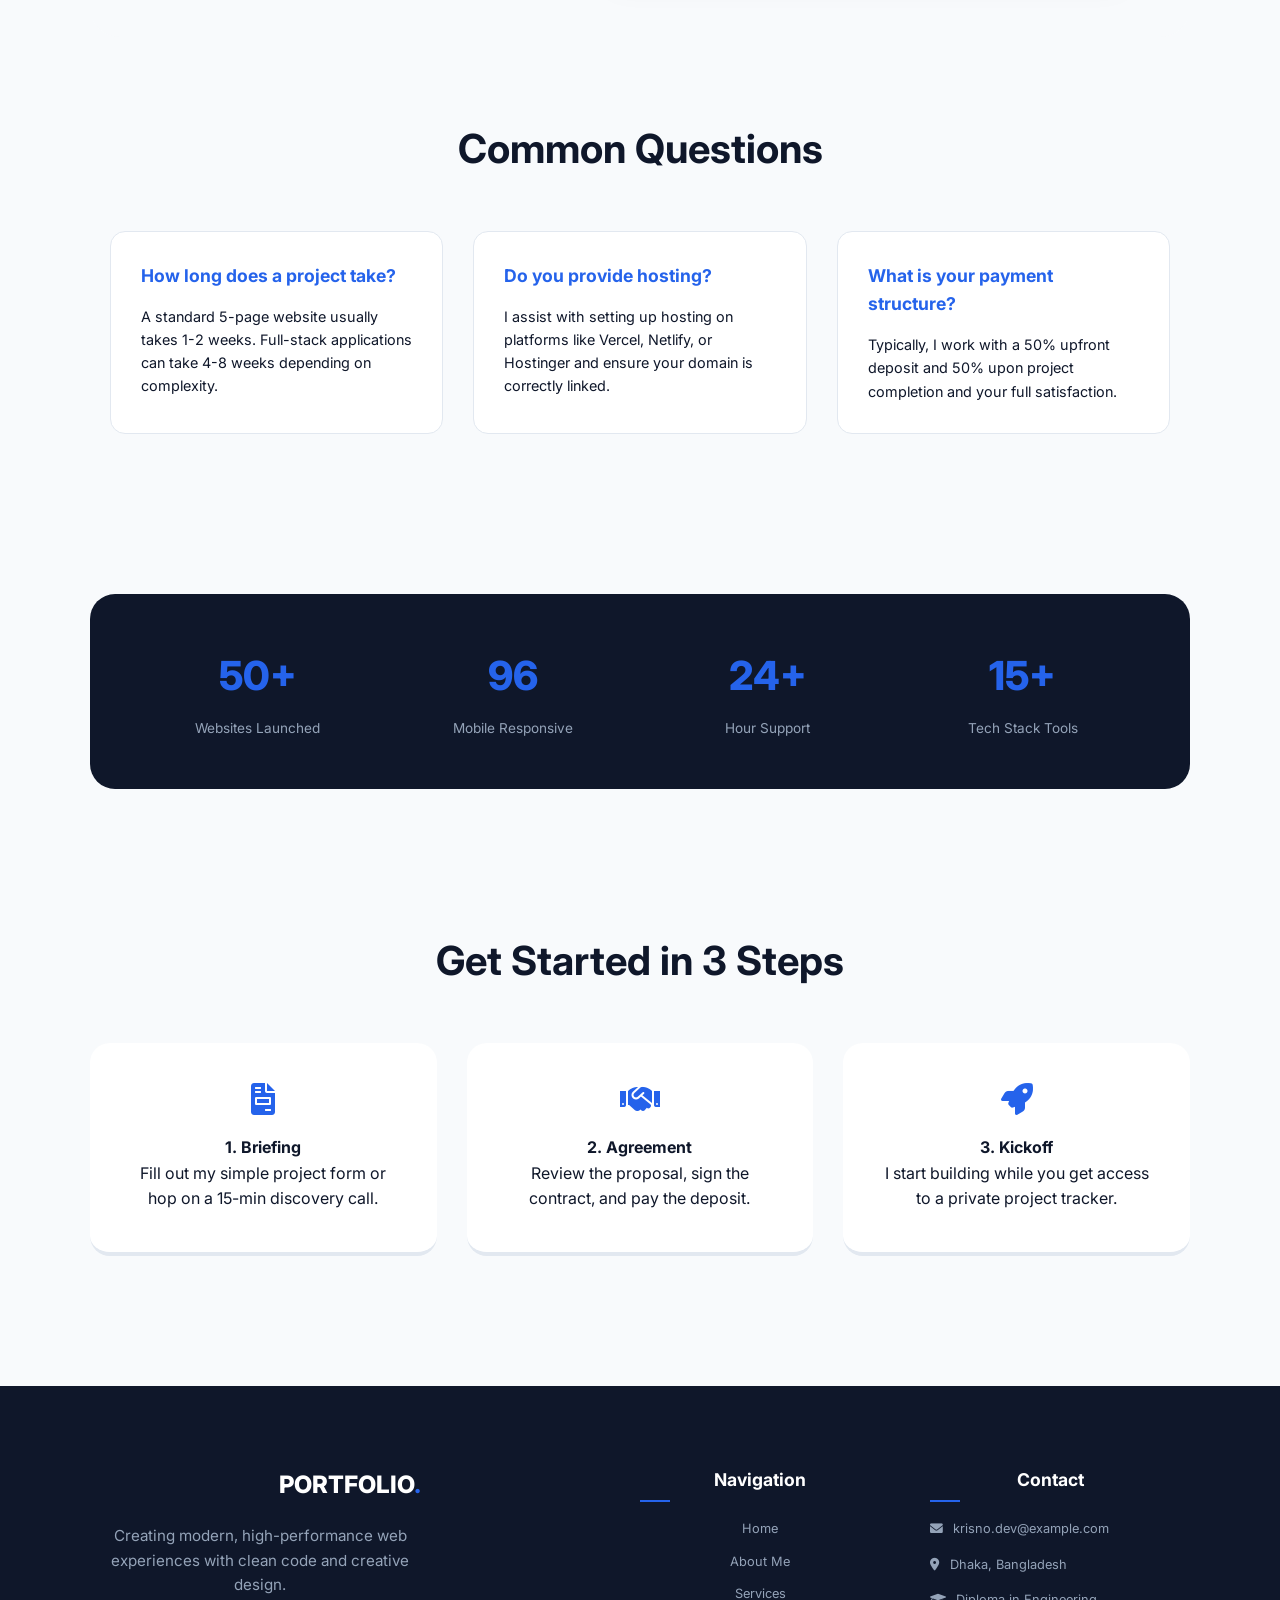
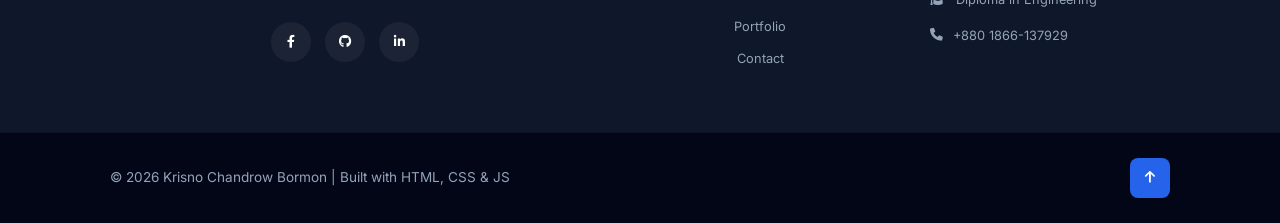
<file: Portfolio project (Jakir sir)/JOB-02/services.html>
<!DOCTYPE html>
<html lang="en">

<head>
    <meta charset="UTF-8">
    <meta name="viewport" content="width=device-width, initial-scale=1.0">
    <title>Services | Portfolio</title>
    <meta name="title" content="Krisno Chandrow | Full-Stack Developer Portfolio">
    <meta name="description"
        content="Professional portfolio of Krisno Chandrow Bormon, a Full-Stack Developer specializing in modern web solutions, HTML5, CSS3, and JavaScript.">
    <meta name="keywords"
        content="Full-Stack Developer, Web Design Bangladesh, Krisno Chandrow, Portfolio, HTML CSS JavaScript, Diploma Engineer">

    <meta property="og:type" content="website">
    <meta property="og:url" content="https://yourdomain.com/">
    <meta property="og:title" content="Krisno Chandrow | Full-Stack Developer">
    <meta property="og:description" content="Showcasing 50+ successful web projects and professional digital services.">
    <meta property="og:image" content="images/meta-thumbnail.jpg">

    <meta name="robots" content="index, follow">
    <meta name="viewport" content="width=device-width, initial-scale=1.0">
    <link href="https://fonts.googleapis.com/css2?family=Inter:wght@300;400;600;800&display=swap" rel="stylesheet">
    <link href="https://cdnjs.cloudflare.com/ajax/libs/font-awesome/6.0.0/css/all.min.css" rel="stylesheet">
    <link rel="stylesheet" href="CSS/style.css">
</head>

<body>
    <header>
        <nav class="navbar">
            <div class="container">
                <a href="index.html">
                    <div class="logo">KRISNO<span>.</span></div>
                </a>
                <ul class="nav-links">
                    <li><a href="index.html">Home</a></li>
                    <li><a href="about.html">About</a></li>
                    <li><a href="portfolio.html">Portfolio</a></li>
                    <li><a href="services.html">Services</a></li>
                    <li><a href="contact.html">Contact</a></li>
                </ul>
            </div>
        </nav>
    </header>


    <section class="services-grid-section container">
        <div class="s-grid">
            <div class="service-box reveal">
                <div class="s-icon"><i class="fas fa-laptop-code"></i></div>
                <h3>Frontend Development</h3>
                <p>Creating pixel-perfect, responsive user interfaces using HTML5, CSS3, and JavaScript frameworks.</p>
                <ul class="s-features">
                    <li><i class="fas fa-check"></i> Responsive Design</li>
                    <li><i class="fas fa-check"></i> Interactive Animations</li>
                </ul>
            </div>

            <div class="service-box reveal">
                <div class="s-icon"><i class="fas fa-server"></i></div>
                <h3>Backend Solutions</h3>
                <p>Developing robust server-side logic and database architectures using Node.js and MongoDB.</p>
                <ul class="s-features">
                    <li><i class="fas fa-check"></i> API Integration</li>
                    <li><i class="fas fa-check"></i> Secure Databases</li>
                </ul>
            </div>

            <div class="service-box reveal">
                <div class="s-icon"><i class="fas fa-mobile-alt"></i></div>
                <h3>App Modernization</h3>
                <p>Transforming outdated websites into modern, fast-loading progressive web applications.</p>
                <ul class="s-features">
                    <li><i class="fas fa-check"></i> Performance Audit</li>
                    <li><i class="fas fa-check"></i> SEO Optimization</li>
                </ul>
            </div>

            <div class="service-box reveal">
                <div class="s-icon"><i class="fas fa-search"></i></div>
                <h3>SEO Optimization</h3>
                <p>Improving your website visibility on search engines to drive organic traffic and growth.</p>
                <ul class="s-features">
                    <li><i class="fas fa-check"></i> Keyword Strategy</li>
                    <li><i class="fas fa-check"></i> Speed Optimization</li>
                </ul>
            </div>
        </div>
    </section>

    <section class="client-trust">
        <div class="container">
            <h2 class="section-heading reveal">Trusted By</h2>
            <div class="client-flex reveal">
                <div class="client-logo"><i class="fab fa-envato"></i></div>
                <div class="client-logo"><i class="fab fa-wordpress"></i></div>
                <div class="client-logo"><i class="fab fa-shopify"></i></div>
                <div class="client-logo"><i class="fab fa-magento"></i></div>
            </div>

            <div class="cta-box reveal">
                <h3>Ready to start your next project?</h3>
                <p>Let's collaborate to build something amazing together.</p>
                <a href="contact.html" class="btn-primary"
                    style="text-decoration: none; display: inline-block; margin-top: 15px;">Get a Quote</a>
            </div>
        </div>
    </section>

    <section class="service-process container">
        <h2 class="section-heading reveal">My Workflow</h2>
        <div class="process-flex">
            <div class="process-step reveal">
                <div class="step-icon">1</div>
                <h4>Discovery</h4>
                <p>We discuss your goals, target audience, and technical requirements.</p>
            </div>
            <div class="process-step reveal">
                <div class="step-icon">2</div>
                <h4>Strategy</h4>
                <p>I create a roadmap, wireframes, and choose the best tech stack.</p>
            </div>
            <div class="process-step reveal">
                <div class="step-icon">3</div>
                <h4>Execution</h4>
                <p>Writing clean, efficient code with regular updates and feedback loops.</p>
            </div>
            <div class="process-step reveal">
                <div class="step-icon">4</div>
                <h4>Launch</h4>
                <p>Final testing, SEO optimization, and deploying to your live server.</p>
            </div>
        </div>
    </section>

    <section class="pricing container">
        <h2 class="section-heading reveal">Service Packages</h2>
        <div class="pricing-grid">
            <div class="price-card reveal">
                <h3>Starter</h3>
                <div class="price">From <span>$199</span></div>
                <ul>
                    <li><i class="fas fa-check"></i> 5 Pages Design</li>
                    <li><i class="fas fa-check"></i> Responsive Layout</li>
                    <li><i class="fas fa-check"></i> Basic SEO</li>
                    <li><i class="fas fa-times"></i> Backend Logic</li>
                </ul>
                <a href="contact.html" class="btn-outline">Get Started</a>
            </div>
            <div class="price-card featured reveal">
                <div class="popular-tag">Popular</div>
                <h3>Full-Stack</h3>
                <div class="price">From <span>$499</span></div>
                <ul>
                    <li><i class="fas fa-check"></i> Unlimited Pages</li>
                    <li><i class="fas fa-check"></i> Admin Dashboard</li>
                    <li><i class="fas fa-check"></i> Database Integration</li>
                    <li><i class="fas fa-check"></i> 30 Days Support</li>
                </ul>
                <a href="contact.html" class="btn-outline">Choose Pro</a>
            </div>
        </div>
    </section>
    <section class="support-section container">
        <div class="support-flex reveal">
            <div class="support-text">
                <span class="tag">Post-Launch</span>
                <h2>Support & Maintenance</h2>
                <p>A website is never truly "finished." I offer monthly maintenance packages to keep your site secure,
                    fast, and up-to-date with the latest web standards.</p>
                <div class="support-list">
                    <div class="s-item"><i class="fas fa-shield-alt"></i> Security Updates</div>
                    <div class="s-item"><i class="fas fa-database"></i> Monthly Backups</div>
                    <div class="s-item"><i class="fas fa-chart-line"></i> Performance Tuning</div>
                </div>
            </div>
            <div class="support-card">
                <h4>Monthly Plan</h4>
                <div class="p-val">$49<span>/mo</span></div>
                <p>Priority support and 2 hours of custom tweaks every month.</p>
                <a href="contact.html" class="btn-outline">Inquire Now</a>
            </div>
        </div>
    </section>

    <section class="faq-section container">
        <h2 class="section-heading reveal">Common Questions</h2>
        <div class="faq-grid">
            <div class="faq-item reveal">
                <h4>How long does a project take?</h4>
                <p>A standard 5-page website usually takes 1-2 weeks. Full-stack applications can take 4-8 weeks
                    depending on complexity.</p>
            </div>
            <div class="faq-item reveal">
                <h4>Do you provide hosting?</h4>
                <p>I assist with setting up hosting on platforms like Vercel, Netlify, or Hostinger and ensure your
                    domain is correctly linked.</p>
            </div>
            <div class="faq-item reveal">
                <h4>What is your payment structure?</h4>
                <p>Typically, I work with a 50% upfront deposit and 50% upon project completion and your full
                    satisfaction.</p>
            </div>
        </div>
    </section>
    <section class="impact-stats container">
        <div class="stats-grid reveal">
            <div class="stat-card">
                <span class="stat-number" data-target="50">0</span>
                <p>Websites Launched</p>
            </div>
            <div class="stat-card">
                <span class="stat-number" data-target="100">0</span>
                <p>Mobile Responsive</p>
            </div>
            <div class="stat-card">
                <span class="stat-number" data-target="24">0</span>
                <p>Hour Support</p>
            </div>
            <div class="stat-card">
                <span class="stat-number" data-target="15">0</span>
                <p>Tech Stack Tools</p>
            </div>
        </div>
    </section>

    <section class="onboarding container">
        <h2 class="section-heading reveal">Get Started in 3 Steps</h2>
        <div class="onboarding-steps">
            <div class="on-step reveal">
                <i class="fas fa-file-invoice"></i>
                <h4>1. Briefing</h4>
                <p>Fill out my simple project form or hop on a 15-min discovery call.</p>
            </div>
            <div class="on-step reveal">
                <i class="fas fa-handshake"></i>
                <h4>2. Agreement</h4>
                <p>Review the proposal, sign the contract, and pay the deposit.</p>
            </div>
            <div class="on-step reveal">
                <i class="fas fa-rocket"></i>
                <h4>3. Kickoff</h4>
                <p>I start building while you get access to a private project tracker.</p>
            </div>
        </div>
    </section>

    <footer class="main-footer">
        <div class="container footer-grid">
            <div class="footer-brand reveal">
                <div class="logo">PORTFOLIO<span>.</span></div>
                <p>Creating modern, high-performance web experiences with clean code and creative design.</p>
                <div class="social-icons">
                    <a href="#" id="facebook-link"><i class="fab fa-facebook-f"></i></a>
                    <a href="#" id="github-link"><i class="fab fa-github"></i></a>
                    <a href="#" id="linkedin-link"><i class="fab fa-linkedin-in"></i></a>
                </div>
            </div>

            <div class="footer-links reveal">
                <h4>Navigation</h4>
                <ul>
                    <li><a href="index.html">Home</a></li>
                    <li><a href="about.html">About Me</a></li>
                    <li><a href="services.html">Services</a></li>
                    <li><a href="portfolio.html">Portfolio</a></li>
                    <li><a href="contact.html">Contact</a></li>
                </ul>
            </div>

            <div class="footer-contact reveal">
                <h4>Contact</h4>
                <p><i class="fas fa-envelope"></i> krisno.dev@example.com</p>
                <p><i class="fas fa-map-marker-alt"></i> Dhaka, Bangladesh</p>
                <p><i class="fas fa-graduation-cap"></i> Diploma in Engineering</p>
                <p><i class="fas fa-phone"></i> +880 1866-137929</p>
            </div>
        </div>

        <div class="footer-bottom">
            <div class="container">
                <p>&copy; 2026 Krisno Chandrow Bormon | Built with HTML, CSS & JS</p>
                <button id="backToTop" title="Go to top"><i class="fas fa-arrow-up"></i></button>
            </div>
        </div>
    </footer>

    <script src="JS/bootstrap.bundle.min.js"></script>
    <script src="JS/script.js"></script>
</body>

</html>
</file>
<file: Portfolio project (Jakir sir)/JOB-02/CSS/style.css>
:root {
    --primary: #2563eb;
    --dark: #0f172a;
    --light: #f8fafc;
    --gray: #64748b;
    --white: #ffffff;
}

* {
    margin: 0;
    padding: 0;
    box-sizing: border-box;
    scroll-behavior: smooth;
}

body {
    font-family: 'Inter', sans-serif;
    background-color: var(--light);
    color: var(--dark);
    padding-top: 80px;
    line-height: 1.6;
}

.container {
    max-width: 1100px;
    margin: 0 auto;
    padding: 0 20px;
}

/* Navbar */
.navbar {
    position: fixed;
    top: 0;
    left: 0;
    width: 100%;
    z-index: 1000;
    background: #ffffff;
    box-shadow: 0 2px 10px rgba(0, 0, 0, 0.1);
    transition: all 0.3s ease;
    padding: 15px 0;
}


.navbar.scrolled {
    padding: 10px 0;
    background: rgba(255, 255, 255, 0.95);
    backdrop-filter: blur(10px);
    box-shadow: 0 5px 20px rgba(0, 0, 0, 0.1);
}

.navbar .container {
    display: flex;
    justify-content: space-between;
    align-items: center;
}

.logo {
    font-size: 1.5rem;
    font-weight: 800;
    color: var(--dark);
    display: inline-block;
}

.logo span {
    color: var(--primary);
}

.nav-links {
    display: flex;
    list-style: none;
}

.nav-links li {
    margin-left: 30px;
}

.nav-links a {
    text-decoration: none;
    color: var(--dark);
    font-weight: 500;
    font-size: 0.9rem;
    transition: 0.3s;
}

.nav-links a:hover {
    color: var(--primary);
}

/* Hero Section */
.hero {
    padding: 100px 0;
    background: var(--white);
}

.hero-flex {
    display: flex;
    align-items: center;
    justify-content: space-between;
    gap: 50px;
}

.hero-text h1 {
    font-size: 3.5rem;
    margin-bottom: 20px;
}

.hero-text h1 span {
    color: var(--primary);
}

.bio-stats {
    display: flex;
    gap: 30px;
    margin-top: 30px;
}

.stat {
    font-size: 0.9rem;
    color: var(--gray);
}

.stat strong {
    display: block;
    font-size: 1.5rem;
    color: var(--dark);
}

.profile-blob {
    width: 350px;
    height: 350px;
    background: var(--primary);
    border-radius: 60% 40% 30% 70% / 60% 30% 70% 40%;
    animation: morph 8s ease-in-out infinite;
    background-image: url('https://via.placeholder.com/350');
    /* Replace with your image */
    background-size: cover;
}

/* Mission & Vision */
.mission-vision {
    padding: 80px 0;
}

.grid-two {
    display: grid;
    grid-template-columns: 1fr 1fr;
    gap: 30px;
}

.box {
    background: var(--white);
    padding: 50px;
    border-radius: 20px;
    box-shadow: 0 10px 30px rgba(0, 0, 0, 0.05);
}

.box i {
    font-size: 2rem;
    color: var(--primary);
    margin-bottom: 20px;
}

/* Services */
.services {
    padding: 80px 0;
    background: var(--dark);
    color: var(--white);
}

.section-heading {
    text-align: center;
    font-size: 2.5rem;
    margin-bottom: 50px;
}

.service-grid {
    display: grid;
    grid-template-columns: repeat(auto-fit, minmax(300px, 1fr));
    gap: 20px;
}

.s-card {
    background: #1e293b;
    padding: 40px;
    border-radius: 15px;
    transition: 0.3s;
}

.s-card:hover {
    background: var(--primary);
}

/* Reveal Animation */
.reveal {
    opacity: 0;
    transform: translateY(30px);
    transition: 0.8s all ease;
}

.reveal.active {
    opacity: 1;
    transform: translateY(0);
}

@keyframes morph {
    0% {
        border-radius: 60% 40% 30% 70% / 60% 30% 70% 40%;
    }

    50% {
        border-radius: 30% 60% 70% 40% / 50% 60% 30% 60%;
    }

    100% {
        border-radius: 60% 40% 30% 70% / 60% 30% 70% 40%;
    }
}

footer {
    text-align: center;
    padding: 40px;
    color: var(--gray);
    font-size: 0.8rem;
}

/* Tech Stack Styling */
.tech-stack {
    padding: 60px 0;
    background: #f1f5f9;
}

.skills-wrapper {
    display: flex;
    justify-content: space-around;
    flex-wrap: wrap;
    gap: 30px;
}

.skill-category h4 {
    color: var(--primary);
    margin-bottom: 15px;
    font-size: 1.2rem;
    border-bottom: 2px solid var(--primary);
    display: inline-block;
}

.skill-category ul {
    list-style: none;
}

.skill-category li {
    margin-bottom: 10px;
    font-weight: 500;
}

.skill-category i {
    margin-right: 10px;
    color: var(--dark);
}

/* Current Focus Section */
.current-focus {
    padding: 80px 0;
    background: var(--white);
}

.tag {
    background: var(--primary);
    color: white;
    padding: 4px 12px;
    font-size: 0.7rem;
    border-radius: 4px;
    text-transform: uppercase;
    font-weight: bold;
}

.btn-outline {
    display: inline-block;
    margin-top: 15px;
    padding: 10px 20px;
    border: 2px solid var(--primary);
    color: var(--primary);
    text-decoration: none;
    font-weight: bold;
    border-radius: 5px;
    transition: 0.3s;
}

.btn-outline:hover {
    background: var(--primary);
    color: white;
}

/* Development Process */
.process {
    padding: 100px 0;
    background: var(--white);
}

.process-steps {
    display: grid;
    grid-template-columns: repeat(auto-fit, minmax(200px, 1fr));
    gap: 20px;
    margin-top: 40px;
}

.step {
    padding: 30px;
    background: var(--light);
    border-radius: 15px;
    position: relative;
    border: 1px solid #e2e8f0;
}

.step-number {
    font-size: 2.5rem;
    font-weight: 800;
    color: rgba(37, 99, 235, 0.1);
    position: absolute;
    top: 10px;
    right: 20px;
}

.step h4 {
    margin-bottom: 10px;
    color: var(--primary);
}

/* Connect Section */
.connect {
    padding: 100px 0;
}

.connect-box {
    background: var(--dark);
    color: var(--white);
    padding: 60px;
    border-radius: 30px;
    text-align: center;
}

.text-center {
    text-align: center;
}

.social-links {
    margin-top: 30px;
    display: flex;
    justify-content: center;
    gap: 20px;
}

.social-links a {
    font-size: 1.8rem;
    color: var(--white);
    transition: 0.3s;
}

.social-links a:hover {
    color: var(--primary);
    transform: translateY(-5px);
}

#hireMe {
    color: rgba(255, 255, 255, 0.4)
}

/* Main Footer */
.main-footer {
    background: #0f172a;
    /* Deep Navy Dark */
    color: #94a3b8;
    padding: 80px 0 0 0;
    margin-top: 50px;
}

.footer-grid {
    display: grid;
    grid-template-columns: 2fr 1fr 1fr;
    gap: 50px;
    padding-bottom: 50px;
}

.footer-brand .logo {
    color: #ffffff;
    margin-bottom: 20px;
    display: block;
}

.footer-brand p {
    margin-bottom: 25px;
    font-size: 0.95rem;
    max-width: 300px;
}

.social-icons a {
    color: #ffffff;
    background: rgba(255, 255, 255, 0.05);
    width: 40px;
    height: 40px;
    display: inline-flex;
    align-items: center;
    justify-content: center;
    border-radius: 50%;
    margin-right: 10px;
    transition: 0.3s;
    text-decoration: none;
}

.social-icons a:hover {
    background: var(--primary);
    transform: translateY(-3px);
}

.main-footer h4 {
    color: #ffffff;
    margin-bottom: 25px;
    font-size: 1.1rem;
    position: relative;
}

.main-footer h4::after {
    content: '';
    width: 30px;
    height: 2px;
    background: var(--primary);
    position: absolute;
    bottom: -8px;
    left: 0;
}

.footer-links ul {
    list-style: none;
}

.footer-links li {
    margin-bottom: 12px;
}

.footer-links a {
    color: #94a3b8;
    text-decoration: none;
    transition: 0.3s;
}

.footer-links a:hover {
    color: var(--primary);
    padding-left: 5px;
}

.footer-contact p {
    margin-bottom: 15px;
    display: flex;
    align-items: center;
    gap: 10px;
}

/* Footer Bottom Bar */
.footer-bottom {
    background: #020617;
    padding: 25px 0;
    border-top: 1px solid rgba(255, 255, 255, 0.05);
}

.footer-bottom .container {
    display: flex;
    justify-content: space-between;
    align-items: center;
}

.footer-bottom p {
    font-size: 0.85rem;
}

/* Back to Top Button */
#backToTop {
    background: var(--primary);
    color: white;
    border: none;
    width: 40px;
    height: 40px;
    border-radius: 8px;
    cursor: pointer;
    transition: 0.3s;
}

#backToTop:hover {
    transform: scale(1.1);
    background: #1d4ed8;
}

#github-link:hover {
    transform: scale(1.1);
    background: #0d1117;
}

#linkedin-link:hover {
    transform: scale(1.1);
    background: #00A0DC;
}

/* Responsive */
@media (max-width: 768px) {
    .footer-grid {
        grid-template-columns: 1fr;
        text-align: center;
    }

    .footer-grid div {
        display: flex;
        flex-direction: column;
        align-items: center;
    }

    .main-footer h4::after {
        left: 50%;
        transform: translateX(-50%);
    }
}

/* Page Title Section */
.page-title {
    background: #0f172a;
    color: white;
    padding: 100px 0;
    text-align: center;
}

.page-title h1 {
    font-size: 3rem;
    margin-bottom: 10px;
}

.page-title h1 span {
    color: var(--primary);
}

/* Biography */
.biography {
    padding: 80px 0;
}

.bio-grid {
    display: grid;
    grid-template-columns: 1fr 1.5fr;
    gap: 50px;
    align-items: center;
}

.img-frame img {
    width: 100%;
    border-radius: 20px;
    filter: grayscale(100%);
    transition: 0.5s;
}

.img-frame img:hover {
    filter: grayscale(0%);
}

.bio-content h3 {
    font-size: 1.8rem;
    color: var(--primary);
    margin-bottom: 20px;
}

.personal-info ul {
    list-style: none;
    display: grid;
    grid-template-columns: 1fr 1fr;
    gap: 15px;
    margin-top: 25px;
}

/* Skills Section */
.skills-info {
    background: #f1f5f9;
    padding: 80px 0;
}

.skills-grid {
    display: grid;
    grid-template-columns: repeat(auto-fit, minmax(200px, 1fr));
    gap: 25px;
}

.skill-card {
    background: white;
    padding: 30px;
    border-radius: 15px;
    text-align: center;
    box-shadow: 0 10px 20px rgba(0, 0, 0, 0.05);
}

.progress-bar {
    background: #e2e8f0;
    height: 8px;
    border-radius: 10px;
    margin-top: 15px;
    overflow: hidden;
}

.progress {
    background: var(--primary);
    height: 100%;
    border-radius: 10px;
    width: 0;
    /* Animated via JS or CSS */
    transition: 1.5s ease-in-out;
}

/* Clients */
.clients {
    padding: 80px 0;
    text-align: center;
}

.client-logos {
    display: flex;
    justify-content: center;
    gap: 50px;
    flex-wrap: wrap;
    opacity: 0.6;
}

.client-box {
    font-size: 3rem;
    color: #64748b;
    transition: 0.3s;
}

.client-box:hover {
    color: var(--primary);
    transform: scale(1.1);
}

/* Timeline Styling */
.timeline-section {
    padding: 80px 0;
}

.timeline {
    position: relative;
    max-width: 800px;
    margin: 0 auto;
    padding-left: 30px;
    border-left: 3px solid var(--primary);
}

.timeline-item {
    margin-bottom: 40px;
    position: relative;
}

.timeline-dot {
    width: 16px;
    height: 16px;
    background: var(--primary);
    border-radius: 50%;
    position: absolute;
    left: -40px;
    top: 5px;
    border: 3px solid white;
    box-shadow: 0 0 10px rgba(0, 0, 0, 0.1);
}

.timeline-date {
    font-weight: 800;
    color: var(--primary);
    margin-bottom: 5px;
    font-size: 0.9rem;
}

.timeline-content h4 {
    color: var(--dark);
    font-size: 1.2rem;
    margin-bottom: 10px;
}

/* Interests Grid */
.interests {
    padding-bottom: 80px;
}

.interests-grid {
    display: grid;
    grid-template-columns: repeat(auto-fit, minmax(250px, 1fr));
    gap: 30px;
}

.interest-card {
    text-align: center;
    padding: 40px;
    background: white;
    border-radius: 15px;
    border: 1px solid #e2e8f0;
    transition: 0.3s;
}

.interest-card i {
    font-size: 2rem;
    color: var(--primary);
    margin-bottom: 20px;
}

.interest-card:hover {
    transform: translateY(-5px);
    box-shadow: 0 10px 30px rgba(0, 0, 0, 0.05);
}

/* Methodology Section */
.methodology {
    padding: 80px 0;
}

.method-grid {
    display: grid;
    grid-template-columns: repeat(auto-fit, minmax(280px, 1fr));
    gap: 30px;
}

.method-item {
    background: #ffffff;
    padding: 40px;
    border-radius: 20px;
    text-align: center;
    border: 1px solid #f1f5f9;
}

.method-icon {
    font-size: 2.5rem;
    color: var(--primary);
    margin-bottom: 20px;
}

/* Additional Info (Languages & Values) */
.additional-info {
    padding-bottom: 100px;
}

.info-flex {
    display: flex;
    gap: 40px;
    flex-wrap: wrap;
}

.info-card {
    flex: 1;
    min-width: 300px;
    background: #f8fafc;
    padding: 40px;
    border-radius: 20px;
}

.info-card h3 {
    margin-bottom: 25px;
    font-size: 1.4rem;
}

/* Language Dots */
.lang-item {
    display: flex;
    justify-content: space-between;
    align-items: center;
    margin-bottom: 15px;
}

.dot-rating span {
    display: inline-block;
    width: 10px;
    height: 10px;
    background: #cbd5e1;
    border-radius: 50%;
    margin-left: 5px;
}

.dot-rating span.fill {
    background: var(--primary);
}

/* Value Tags */
.value-tags {
    display: flex;
    flex-wrap: wrap;
    gap: 10px;
}

.v-tag {
    background: #ffffff;
    border: 1px solid var(--primary);
    color: var(--primary);
    padding: 8px 18px;
    border-radius: 50px;
    font-size: 0.9rem;
    font-weight: 600;
}

/* Portfolio Header */
.portfolio-header {
    background: #1e293b;
    color: white;
    padding: 60px 0;
    text-align: center;
}

.portfolio-header h1 span {
    color: var(--primary);
}

/* Main Layout Grid */
.portfolio-main {
    display: grid;
    grid-template-columns: 300px 1fr;
    gap: 40px;
    padding: 60px 20px;
}

/* Sidebar Styling */
.personal-sidebar {
    background: white;
    padding: 30px;
    border-radius: 20px;
    box-shadow: 0 10px 30px rgba(0, 0, 0, 0.05);
    height: fit-content;
    position: sticky;
    top: 100px;
}

.profile-img {
    font-size: 4rem;
    color: var(--primary);
    margin-bottom: 20px;
    text-align: center;
}

.info-list {
    list-style: none;
    margin-top: 20px;
}

.info-list li {
    font-size: 0.9rem;
    margin-bottom: 12px;
    display: flex;
    align-items: center;
    gap: 10px;
    color: #64748b;
}

/* Content Area Sections */
.p-section {
    background: white;
    padding: 40px;
    border-radius: 20px;
    margin-bottom: 30px;
    box-shadow: 0 5px 15px rgba(0, 0, 0, 0.02);
}

.p-title {
    color: var(--primary);
    margin-bottom: 25px;
    font-size: 1.4rem;
    display: flex;
    align-items: center;
    gap: 15px;
}

.p-item {
    padding-bottom: 20px;
    border-bottom: 1px solid #f1f5f9;
    margin-bottom: 20px;
}

.p-item:last-child {
    border-bottom: none;
}

.p-date {
    display: inline-block;
    background: #eff6ff;
    color: var(--primary);
    padding: 2px 10px;
    border-radius: 4px;
    font-size: 0.8rem;
    font-weight: 600;
    margin: 5px 0 10px;
}

/* Skill Pills */
.skills-flex {
    display: flex;
    flex-wrap: wrap;
    gap: 10px;
}

.skill-pill {
    background: #f8fafc;
    border: 1px solid #e2e8f0;
    padding: 8px 15px;
    border-radius: 50px;
    font-size: 0.85rem;
    font-weight: 500;
    transition: 0.3s;
}

.skill-pill:hover {
    background: var(--primary);
    color: white;
    border-color: var(--primary);
}

/* Mobile Responsiveness */
@media (max-width: 992px) {
    .portfolio-main {
        grid-template-columns: 1fr;
    }

    .personal-sidebar {
        position: static;
    }
}

/* Achievements Styling */
.achievement-grid {
    display: grid;
    grid-template-columns: repeat(auto-fit, minmax(150px, 1fr));
    gap: 20px;
    margin-top: 20px;
}

.achieve-item {
    text-align: center;
    padding: 20px;
    background: #f8fafc;
    border-radius: 12px;
    border: 1px dashed var(--primary);
}

.achieve-num {
    display: block;
    font-size: 1.8rem;
    font-weight: 800;
    color: var(--primary);
    margin-bottom: 5px;
}

.achieve-item p {
    font-size: 0.85rem;
    color: #64748b;
    line-height: 1.4;
}

/* Tools Grid */
.tools-grid {
    display: grid;
    grid-template-columns: repeat(auto-fit, minmax(120px, 1fr));
    gap: 15px;
}

.tool-item {
    display: flex;
    flex-direction: column;
    align-items: center;
    padding: 15px;
    background: #ffffff;
    border: 1px solid #e2e8f0;
    border-radius: 10px;
    transition: 0.3s;
}

.tool-item i {
    font-size: 1.5rem;
    margin-bottom: 10px;
    color: #334155;
}

.tool-item span {
    font-size: 0.75rem;
    font-weight: 600;
    color: #64748b;
}

.tool-item:hover {
    border-color: var(--primary);
    background: #eff6ff;
    transform: translateY(-3px);
}

/* Project Gallery Styling */
.project-gallery {
    display: grid;
    grid-template-columns: repeat(auto-fit, minmax(240px, 1fr));
    gap: 20px;
    margin-top: 20px;
}

.project-mini-card {
    border-radius: 12px;
    overflow: hidden;
    background: #ffffff;
    border: 1px solid #e2e8f0;
    transition: 0.3s;
}

.project-thumb {
    height: 150px;
    background: #cbd5e1 url('https://via.placeholder.com/300x180?text=Archive+Project') no-repeat center/cover;
    position: relative;
}

.thumb-overlay {
    position: absolute;
    top: 0;
    left: 0;
    width: 100%;
    height: 100%;
    background: rgba(37, 99, 235, 0.8);
    display: flex;
    align-items: center;
    justify-content: center;
    opacity: 0;
    transition: 0.3s;
}

.project-mini-card:hover .thumb-overlay {
    opacity: 1;
}

.thumb-overlay i {
    color: white;
    font-size: 1.5rem;
}

.project-info {
    padding: 15px;
}

.project-info h5 {
    margin-bottom: 5px;
    color: var(--dark);
}

.project-info p {
    font-size: 0.75rem;
    color: var(--primary);
    font-weight: 600;
}

/* Language Line Styling */
.lang-grid {
    display: grid;
    grid-template-columns: 1fr 1fr;
    gap: 20px;
}

.lang-box span {
    font-size: 0.85rem;
    font-weight: 600;
    display: block;
    margin-bottom: 8px;
}

.progress-line {
    height: 6px;
    background: #f1f5f9;
    border-radius: 10px;
    overflow: hidden;
}

.progress-line .fill {
    height: 100%;
    background: var(--primary);
    border-radius: 10px;
}

/* Service Header */
.services-header {
    background: #0f172a;
    color: white;
    padding: 100px 0;
    text-align: center;
}

.services-header h1 span {
    color: var(--primary);
}

/* Service Grid Layout */
.services-grid-section {
    padding: 80px 0;
}

.s-grid {
    display: grid;
    grid-template-columns: repeat(auto-fit, minmax(280px, 1fr));
    gap: 30px;
}

.service-box {
    background: #ffffff;
    padding: 40px;
    border-radius: 20px;
    border: 1px solid #e2e8f0;
    transition: all 0.4s ease;
    position: relative;
    overflow: hidden;
}

.service-box:hover {
    transform: translateY(-10px);
    border-color: var(--primary);
    box-shadow: 0 20px 40px rgba(37, 99, 235, 0.1);
}

.s-icon {
    font-size: 2.5rem;
    color: var(--primary);
    margin-bottom: 20px;
}

.service-box h3 {
    margin-bottom: 15px;
    font-size: 1.3rem;
    color: #1e293b;
}

.service-box p {
    font-size: 0.95rem;
    color: #64748b;
    margin-bottom: 20px;
}

.s-features {
    list-style: none;
}

.s-features li {
    font-size: 0.85rem;
    color: #334155;
    margin-bottom: 8px;
    display: flex;
    align-items: center;
    gap: 10px;
}

.s-features i {
    color: var(--primary);
    font-size: 0.8rem;
}

/* Client Section */
.client-trust {
    background: #f8fafc;
    padding: 80px 0;
    text-align: center;
}

.client-flex {
    display: flex;
    justify-content: center;
    gap: 60px;
    flex-wrap: wrap;
    margin-bottom: 60px;
    opacity: 0.5;
}

.client-logo {
    font-size: 3.5rem;
    color: #94a3b8;
    transition: 0.3s;
}

.client-logo:hover {
    color: var(--primary);
    opacity: 1;
}

/* CTA Box */
.cta-box {
    background: var(--primary);
    color: white;
    padding: 50px;
    border-radius: 20px;
    max-width: 800px;
    margin: 0 auto;
}

.cta-box h3 {
    font-size: 1.8rem;
    margin-bottom: 10px;
}

/* Workflow Styling */
.service-process {
    padding: 80px 0;
}

.process-flex {
    display: flex;
    justify-content: space-between;
    gap: 20px;
    flex-wrap: wrap;
}

.process-step {
    flex: 1;
    min-width: 200px;
    text-align: center;
}

.step-icon {
    width: 60px;
    height: 60px;
    background: var(--primary);
    color: white;
    border-radius: 50%;
    display: flex;
    align-items: center;
    justify-content: center;
    font-weight: 800;
    margin: 0 auto 20px;
    font-size: 1.5rem;
}

/* Pricing Card Styling */
.pricing {
    padding-bottom: 80px;
}

.pricing-grid {
    display: grid;
    grid-template-columns: repeat(auto-fit, minmax(300px, 1fr));
    gap: 30px;
    max-width: 900px;
    margin: 0 auto;
}

.price-card {
    background: white;
    padding: 50px 30px;
    border-radius: 20px;
    text-align: center;
    border: 1px solid #e2e8f0;
    position: relative;
    transition: 0.3s;
}

.price-card:hover {
    border: 2px solid var(--primary);
    transform: scale(1.05);
}

.popular-tag {
    position: absolute;
    top: 15px;
    right: 15px;
    background: var(--primary);
    color: white;
    font-size: 0.7rem;
    padding: 5px 10px;
    border-radius: 5px;
    text-transform: uppercase;
}

.price {
    font-size: 1.2rem;
    margin: 20px 0;
    font-weight: 600;
}

.price span {
    font-size: 2.5rem;
    color: var(--dark);
}

.price-card ul {
    list-style: none;
    margin: 30px 0;
    text-align: left;
}

.price-card li {
    margin-bottom: 15px;
    font-size: 0.9rem;
}

.price-card .fa-times {
    color: #cbd5e1;
    margin-right: 10px;
}

/* Support Section */
.support-section {
    padding: 80px 0;
}

.support-flex {
    display: flex;
    align-items: center;
    gap: 50px;
    background: #f8fafc;
    padding: 60px;
    border-radius: 30px;
}

.support-text {
    flex: 1;
}

.support-list {
    display: grid;
    grid-template-columns: 1fr 1fr;
    gap: 15px;
    margin-top: 25px;
}

.s-item {
    font-weight: 600;
    color: var(--dark);
    font-size: 0.9rem;
}

.support-card {
    background: white;
    padding: 40px;
    border-radius: 20px;
    box-shadow: 0 10px 30px rgba(0, 0, 0, 0.05);
    text-align: center;
    min-width: 280px;
}

.p-val {
    font-size: 2.5rem;
    font-weight: 800;
    color: var(--primary);
}

.p-val span {
    font-size: 1rem;
    color: #64748b;
}

/* FAQ Section */
.faq-section {
    padding-bottom: 100px;
}

.faq-grid {
    display: grid;
    grid-template-columns: repeat(auto-fit, minmax(300px, 1fr));
    gap: 30px;
    margin-top: 40px;
}

.faq-item {
    padding: 30px;
    background: white;
    border-radius: 15px;
    border: 1px solid #e2e8f0;
}

.faq-item h4 {
    color: var(--primary);
    margin-bottom: 15px;
    font-size: 1.1rem;
}

.faq-item p {
    font-size: 0.9rem;
    line-height: 1.6;
}

/* Mobile Adjustment */
@media (max-width: 768px) {
    .support-flex {
        flex-direction: column;
        padding: 30px;
    }

    .support-list {
        grid-template-columns: 1fr;
    }
}

/* Impact Stats */
.impact-stats {
    padding: 60px 0;
}

.stats-grid {
    display: grid;
    grid-template-columns: repeat(auto-fit, minmax(180px, 1fr));
    gap: 20px;
    background: var(--dark);
    padding: 50px;
    border-radius: 25px;
    color: white;
    text-align: center;
}

.stat-number {
    font-size: 2.5rem;
    font-weight: 800;
    color: var(--primary);
    display: block;
}

.stat-card p {
    font-size: 0.85rem;
    color: #94a3b8;
    margin-top: 10px;
}

/* Onboarding Section */
.onboarding {
    padding: 80px 0;
}

.onboarding-steps {
    display: grid;
    grid-template-columns: repeat(auto-fit, minmax(250px, 1fr));
    gap: 30px;
    margin-top: 40px;
}

.on-step {
    padding: 40px;
    background: #ffffff;
    border-radius: 20px;
    text-align: center;
    border-bottom: 4px solid #e2e8f0;
    transition: 0.3s;
}

.on-step:hover {
    border-bottom-color: var(--primary);
}

.on-step i {
    font-size: 2rem;
    color: var(--primary);
    margin-bottom: 20px;
}

/* Contact Header */
.contact-header {
    background: #0f172a;
    color: white;
    padding: 100px 0;
    text-align: center;
}

.contact-header h1 span {
    color: var(--primary);
}

/* Layout Wrapper */
.contact-main {
    padding: 80px 20px;
}

.contact-wrapper {
    display: grid;
    grid-template-columns: 1fr 1.5fr;
    gap: 50px;
    background: #ffffff;
    border-radius: 30px;
    overflow: hidden;
    box-shadow: 0 20px 40px rgba(0, 0, 0, 0.05);
}

/* Info Column */
.contact-info {
    background: var(--primary);
    color: white;
    padding: 60px;
}

.contact-info h3 {
    margin-bottom: 20px;
    font-size: 1.8rem;
}

.info-item {
    display: flex;
    gap: 20px;
    margin-bottom: 30px;
    align-items: flex-start;
}

.info-item i {
    font-size: 1.2rem;
    background: rgba(255, 255, 255, 0.1);
    padding: 15px;
    border-radius: 10px;
}

.info-item h4 {
    margin-bottom: 5px;
    font-size: 1.1rem;
}

.info-item p {
    font-size: 0.9rem;
    opacity: 0.9;
}

/* Form Column */
.contact-form-container {
    padding: 60px;
}

.input-group {
    margin-bottom: 25px;
}

.input-group label {
    display: block;
    font-weight: 600;
    margin-bottom: 8px;
    color: #1e293b;
}

.input-group input,
.input-group textarea {
    width: 100%;
    padding: 15px;
    border: 1px solid #e2e8f0;
    border-radius: 10px;
    background: #f8fafc;
    font-family: inherit;
    transition: 0.3s;
}

.input-group input:focus,
.input-group textarea:focus {
    outline: none;
    border-color: var(--primary);
    background: #fff;
}

#formStatus {
    margin-top: 15px;
    font-size: 0.9rem;
    font-weight: 600;
}

/* Map */
.map-section {
    padding-top: 50px;
}

@media (max-width: 992px) {
    .contact-wrapper {
        grid-template-columns: 1fr;
    }

    .contact-info,
    .contact-form-container {
        padding: 40px;
    }
}

/* Map Section Styles */
.map-section {
    padding: 60px 0;
}

.map-wrapper {
    position: relative;
    border-radius: 20px;
    overflow: hidden;
    box-shadow: 0 10px 30px rgba(0, 0, 0, 0.1);
    height: 450px;
    border: 1px solid #e2e8f0;
}

#map {
    width: 100%;
    height: 100%;
}

.map-info-card {
    position: absolute;
    top: 20px;
    left: 20px;
    background: white;
    padding: 20px;
    border-radius: 12px;
    box-shadow: 0 4px 15px rgba(0, 0, 0, 0.1);
    z-index: 10;
    max-width: 200px;
}

.map-info-card h5 {
    color: var(--primary);
    margin-bottom: 5px;
}

.map-info-card p {
    font-size: 0.85rem;
    color: #64748b;
}
</file>
